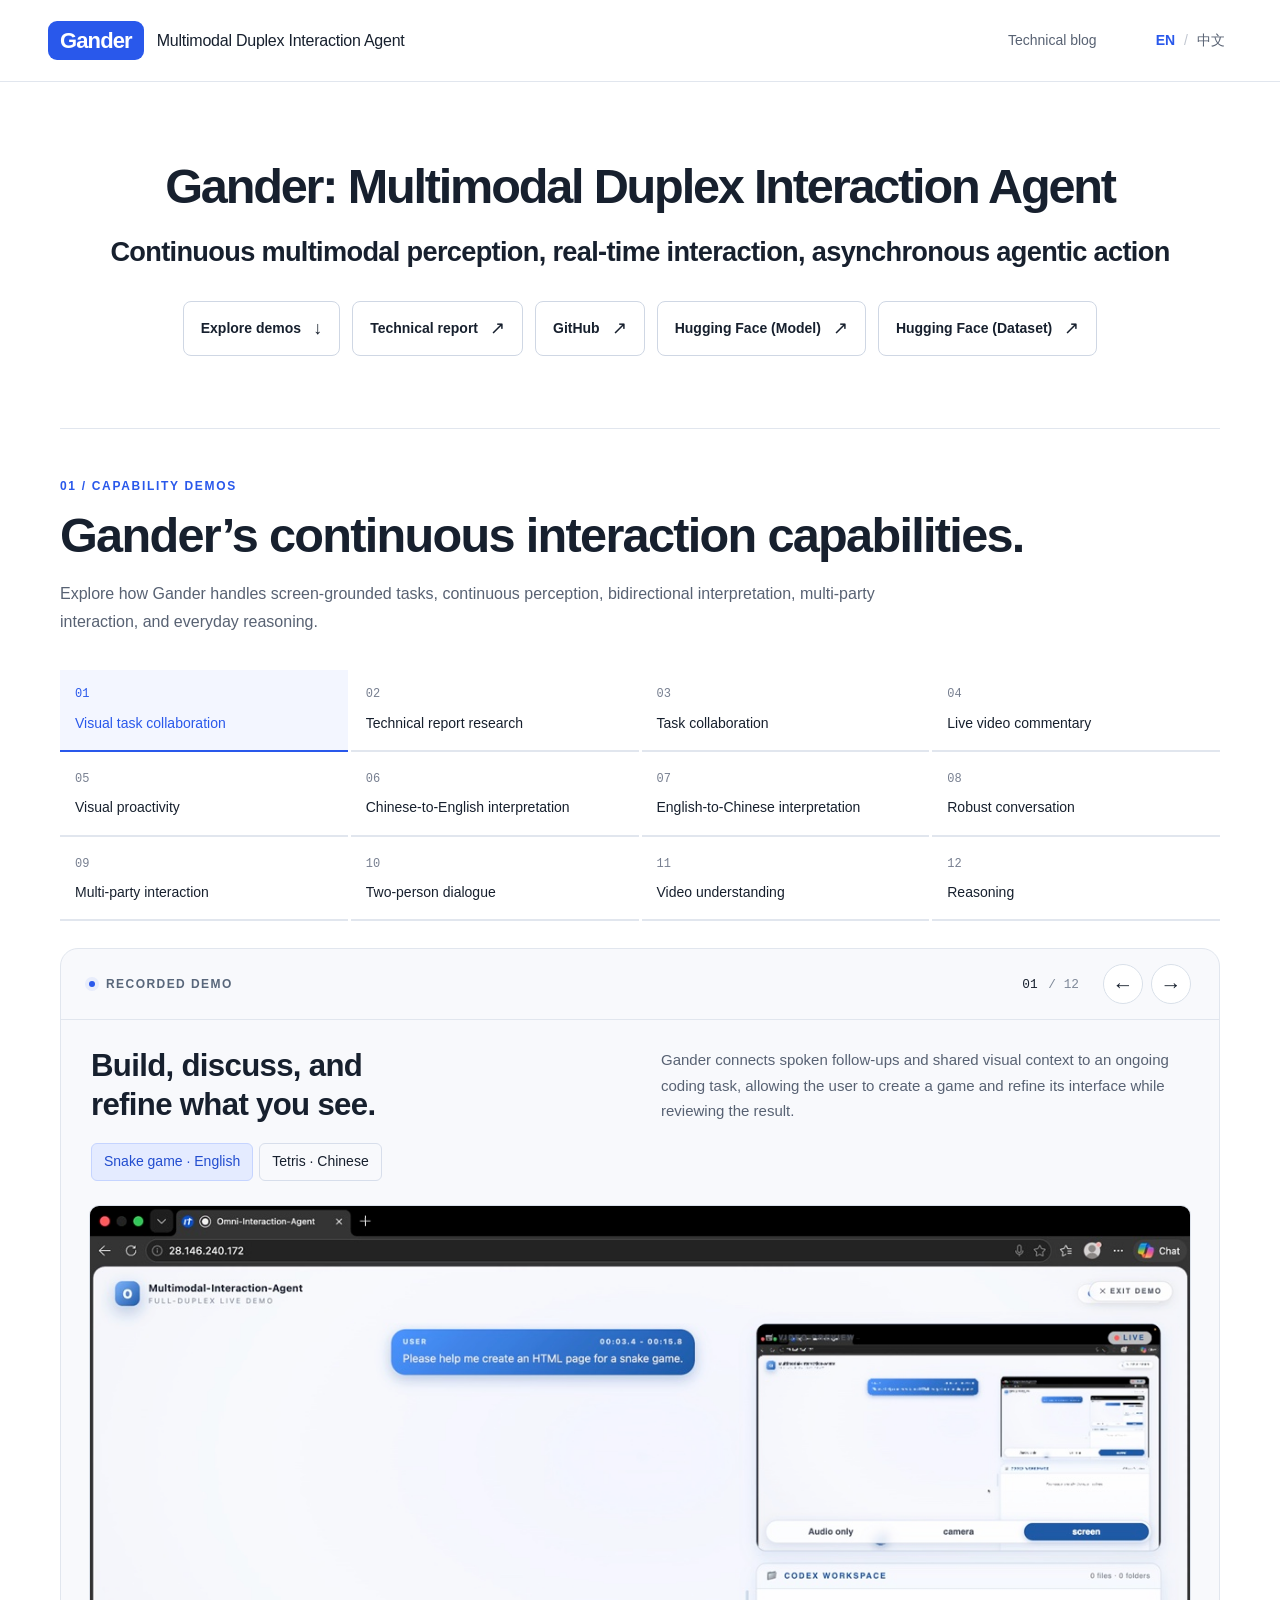
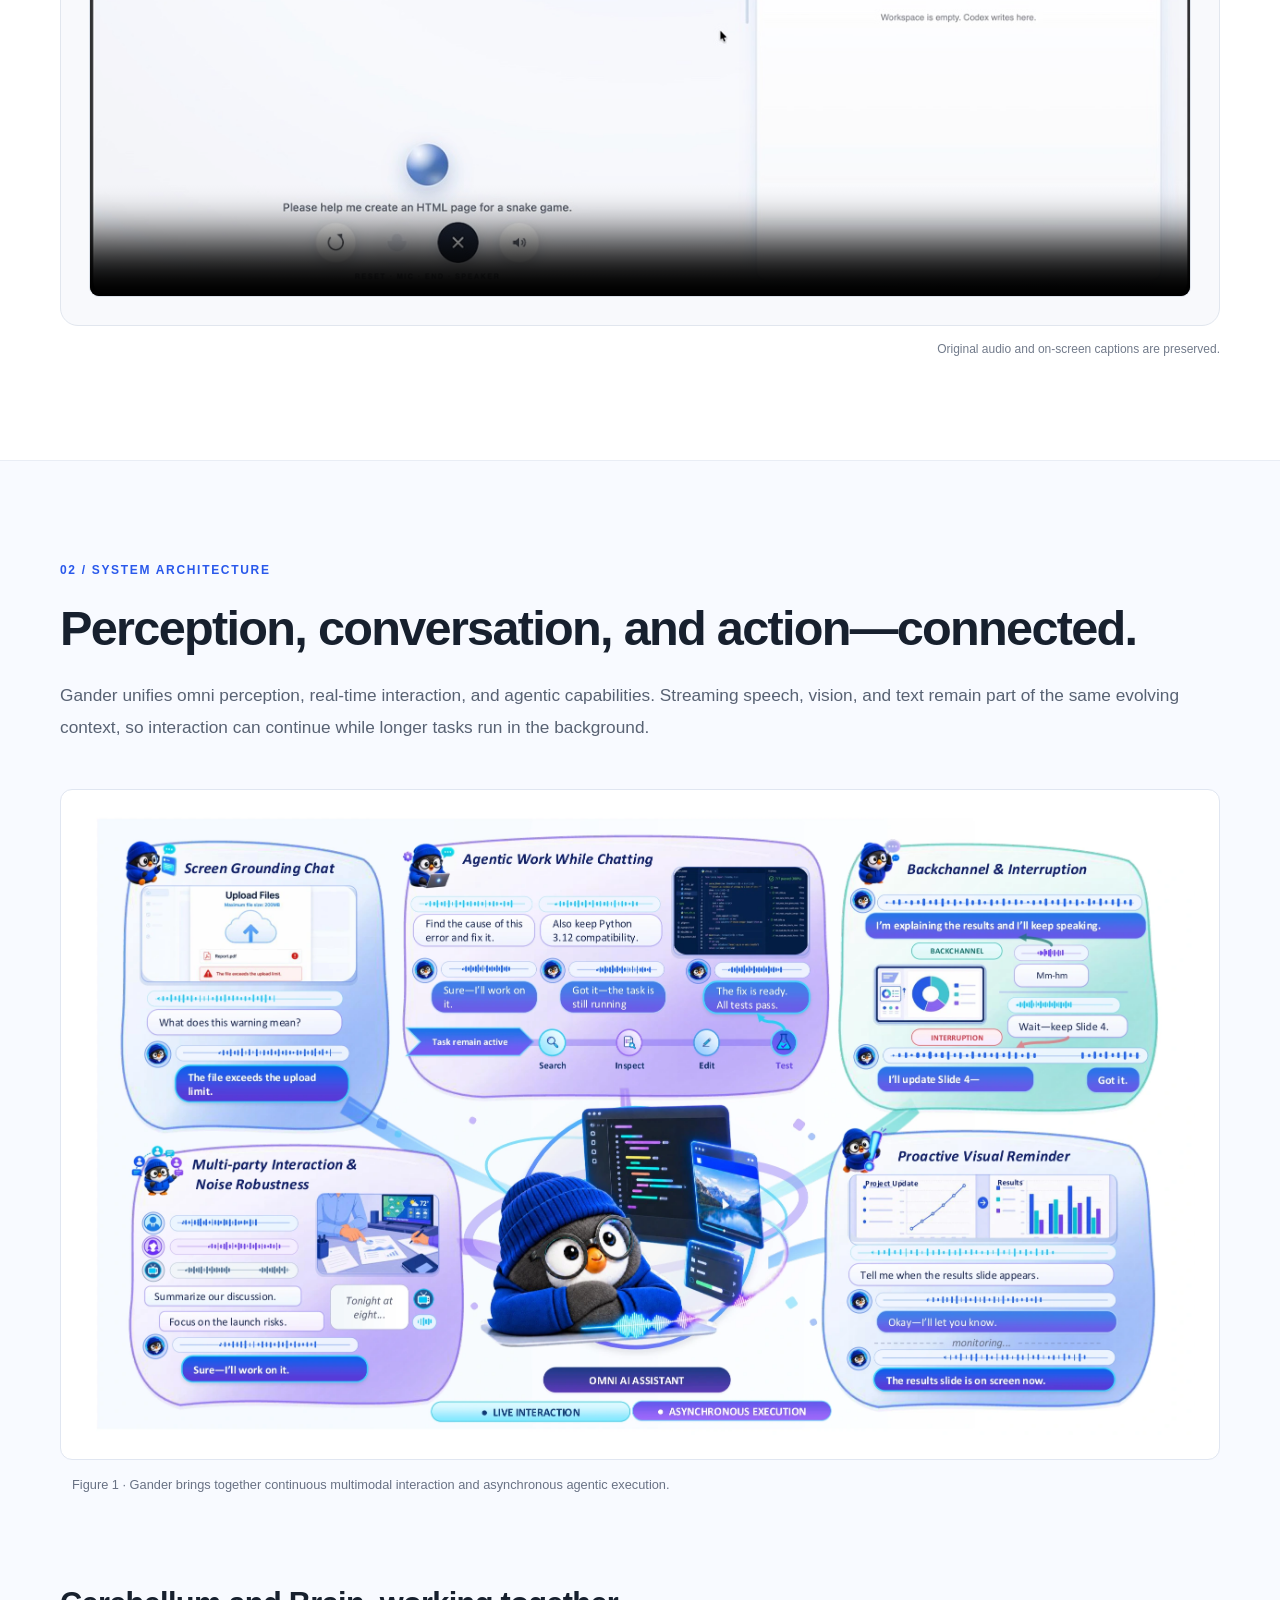
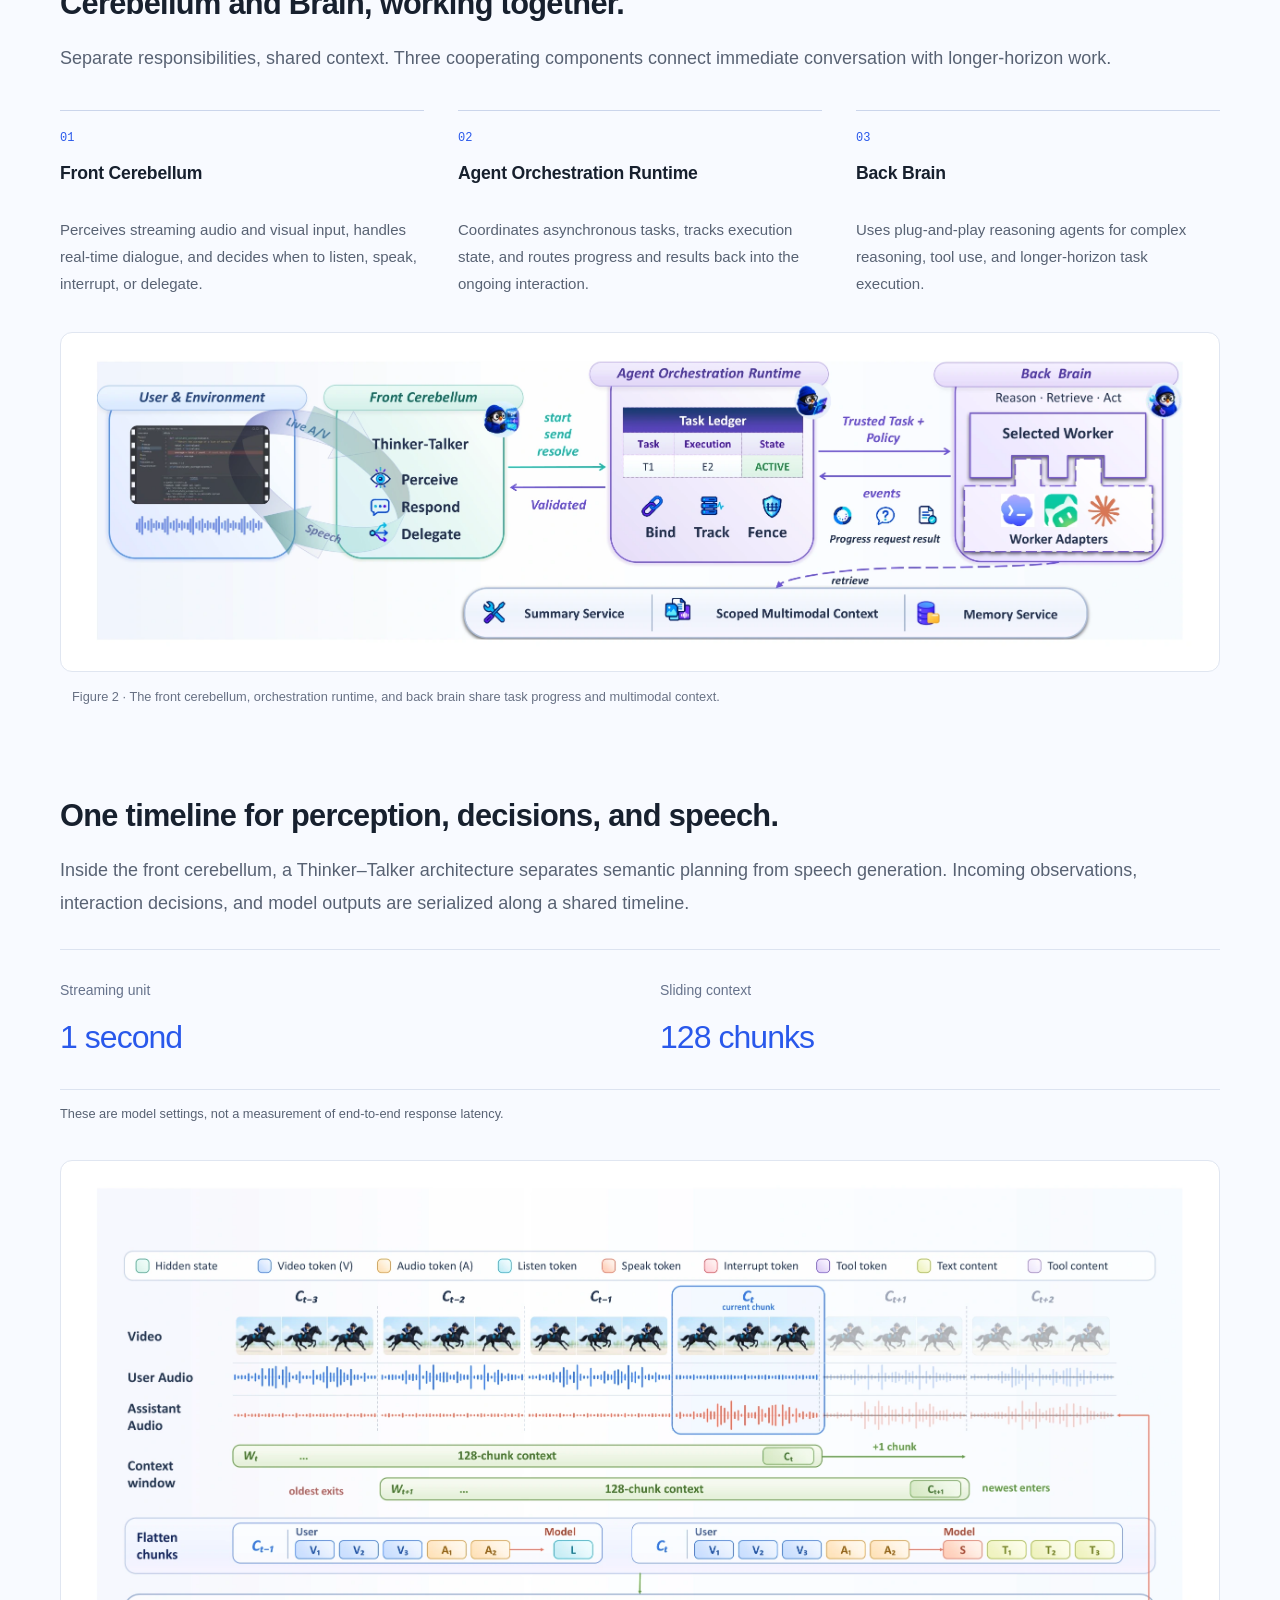
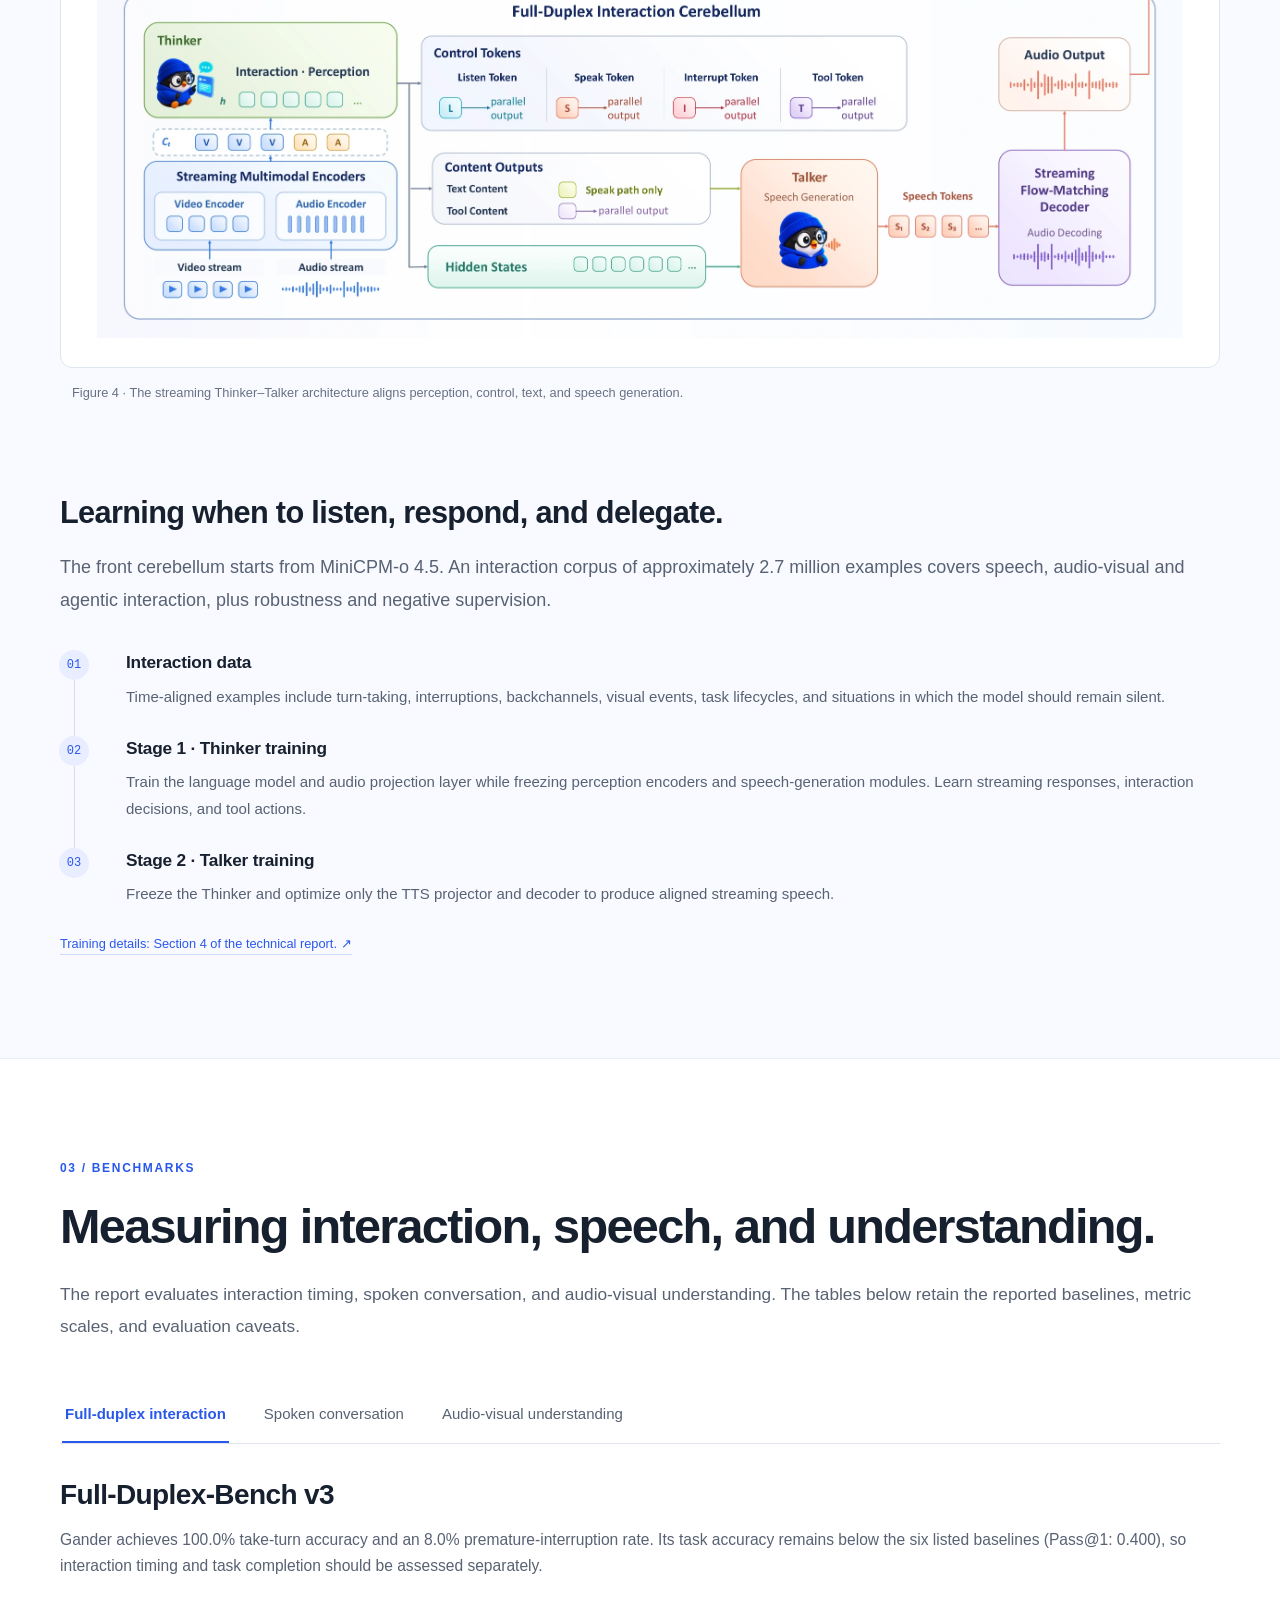
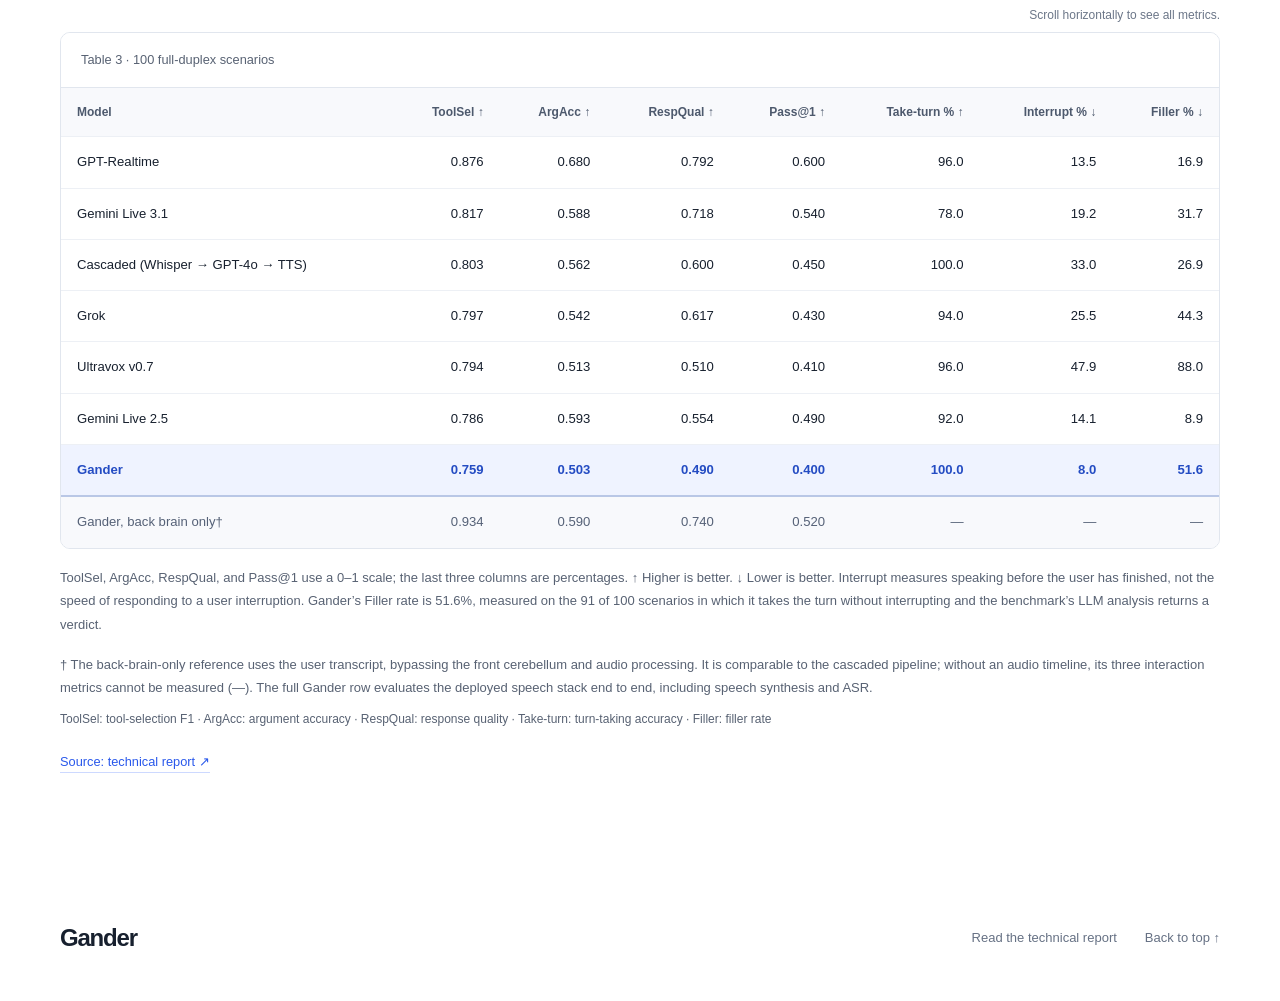
<file: index.html>
<!doctype html>
<html lang="en">
<head>
  <meta charset="utf-8">
  <meta name="viewport" content="width=device-width, initial-scale=1">
  <meta name="theme-color" content="#ffffff">
  <meta name="description" content="Gander brings omni perception, real-time interaction, and agentic capabilities into one framework. Explore twelve demos and the technical report.">
  <meta property="og:type" content="website">
  <meta property="og:title" content="Gander: Multimodal Duplex Interaction Agent">
  <meta property="og:description" content="Continuous audio-visual interaction meets reasoning and agentic execution.">
  <title>Gander: Multimodal Duplex Interaction Agent</title>
  <link rel="icon" href="assets/favicon.svg" type="image/svg+xml">
  <link rel="stylesheet" href="assets/styles.css?v=20260915-1">
  <script src="assets/content.js?v=20260915-1" defer></script>
  <script src="assets/app.js?v=20260915-1" defer></script>
</head>
<body id="top">
  <a class="skip-link" href="#main" data-i18n="skip">Skip to content</a>
  <header class="site-header">
    <div class="nav-inner">
      <a href="#top" class="brand" aria-label="Gander — Multimodal Duplex Interaction Agent"><span class="brand-symbol">Gander</span><span class="brand-tagline">Multimodal Duplex Interaction Agent</span></a>
      <nav class="main-nav" data-i18n-aria="nav.label" aria-label="Main navigation">
        <a href="Omni-Interaction-Agent/" data-i18n="nav.blog">Technical blog</a>
      </nav>
      <div class="language-switch" role="group" data-i18n-aria="language.label" aria-label="Page language">
        <button type="button" data-lang="en" aria-pressed="true" data-i18n-aria="language.en" aria-label="Switch to English">EN</button>
        <span aria-hidden="true">/</span>
        <button type="button" data-lang="zh" aria-pressed="false" data-i18n-aria="language.zh" aria-label="切换为中文">中文</button>
      </div>
    </div>
  </header>
  <main id="main">
    <section class="hero container" aria-labelledby="hero-title">
      <h1 id="hero-title" data-i18n="hero.title">Gander: Multimodal Duplex Interaction Agent</h1>
      <p class="hero-tagline" data-i18n="hero.tagline">Continuous multimodal perception, real-time interaction, asynchronous agentic action</p>
      <div class="hero-links">
        <a class="button" href="#capabilities"><span data-i18n="hero.demos">Explore demos</span><span aria-hidden="true">↓</span></a>
        <a class="button" href="https://arxiv.org/pdf/2609.08977" target="_blank" rel="noopener"><span data-i18n="hero.paper">Technical report</span><span aria-hidden="true">↗</span></a>
        <a class="button" href="https://github.com/Omni-Interaction-Gander/Omni-Interaction-Agent" target="_blank" rel="noopener"><span data-i18n="hero.github">GitHub</span><span aria-hidden="true">↗</span></a>
        <a class="button" href="https://huggingface.co/Gander-Omni/Gander" target="_blank" rel="noopener"><span data-i18n="hero.hfModel">Hugging Face (Model)</span><span aria-hidden="true">↗</span></a>
        <a class="button" href="https://huggingface.co/Gander-Omni/Gander" target="_blank" rel="noopener"><span data-i18n="hero.hfDataset">Hugging Face (Dataset)</span><span aria-hidden="true">↗</span></a>
      </div>
    </section>

    <section id="capabilities" class="capabilities container section" aria-labelledby="cap-heading">
      <div class="section-heading"><div><p class="eyebrow" data-i18n="cap.eyebrow">01 / CAPABILITY DEMOS</p><h2 id="cap-heading" data-i18n="cap.title">Gander’s continuous interaction capabilities.</h2></div><p class="section-intro" data-i18n="cap.intro">Explore how Gander handles screen-grounded tasks, continuous perception, bidirectional interpretation, multi-party interaction, and everyday reasoning.</p></div>
      <div id="capability-tabs" class="capability-tabs" role="tablist" data-i18n-aria="cap.tabs" aria-label="Choose a capability"></div>
      <div class="demo-stage">
        <div class="demo-toolbar">
          <div class="demo-marker"><span class="signal-dot" aria-hidden="true"></span><span data-i18n="cap.recording">RECORDED DEMO</span></div>
          <div class="pagination">
            <span id="page-count" class="page-count" aria-hidden="true">01 <span>/ 12</span></span>
            <button type="button" class="arrow-button" id="previous-capability" data-i18n-aria="cap.prev" aria-label="Previous capability"><span aria-hidden="true">←</span></button>
            <button type="button" class="arrow-button" id="next-capability" data-i18n-aria="cap.next" aria-label="Next capability"><span aria-hidden="true">→</span></button>
          </div>
        </div>
        <div id="capability-panels"></div>
        <div id="capability-status" class="sr-only" role="status" aria-live="polite" aria-atomic="true"></div>
      </div>
      <p class="media-footnote" data-i18n="cap.languageNote">Original audio and on-screen captions are preserved.</p>
      <noscript><p>Enable JavaScript to explore the twelve interactive demos and language switch, or <a href="https://arxiv.org/pdf/2609.08977">read the full technical report</a>. 请启用 JavaScript 使用十二段演示及语言切换，或阅读完整技术报告。</p></noscript>
    </section>

    <section id="research" class="research section" aria-labelledby="research-heading">
      <div class="container">
        <div class="reading-width section-opening"><p class="eyebrow" data-i18n="research.eyebrow">02 / SYSTEM ARCHITECTURE</p><h2 id="research-heading" class="line-heading" data-i18n="research.title">Perception, conversation, and action—connected.</h2><p class="lead" data-i18n="research.intro">Gander unifies omni perception, real-time interaction, and agentic capabilities. Streaming speech, vision, and text remain part of the same evolving context, so interaction can continue while longer tasks run in the background.</p></div>
        <figure class="paper-figure overview-figure"><a href="assets/figures/overview.webp" target="_blank" rel="noopener"><img src="assets/figures/overview.webp" width="2401" height="1344" loading="lazy" decoding="async" data-i18n-alt="fig.overviewAlt" alt="Gander overview"></a><figcaption data-i18n="fig.overview">Figure 1 · Gander brings together continuous multimodal interaction and asynchronous agentic execution.</figcaption></figure>
        <div class="reading-width subsection"><h3 data-i18n="method.title">Cerebellum and Brain, working together.</h3><p data-i18n="method.intro">Separate responsibilities, shared context. Three cooperating components connect immediate conversation with longer-horizon work.</p></div>
        <div class="architecture-parts">
          <article><span class="part-number" aria-hidden="true">01</span><h4 data-i18n="method.front.title">Front Cerebellum</h4><p data-i18n="method.front.description">Perceives streaming audio and visual input, handles real-time dialogue, and decides when to listen, speak, interrupt, or delegate.</p></article>
          <article><span class="part-number" aria-hidden="true">02</span><h4 data-i18n="method.runtime.title">Agent Orchestration Runtime</h4><p data-i18n="method.runtime.description">Coordinates asynchronous tasks, tracks execution state, and routes progress and results back into the ongoing interaction.</p></article>
          <article><span class="part-number" aria-hidden="true">03</span><h4 data-i18n="method.back.title">Back Brain</h4><p data-i18n="method.back.description">Uses plug-and-play reasoning agents for complex reasoning, tool use, and longer-horizon task execution.</p></article>
        </div>
        <figure class="paper-figure"><a href="assets/figures/architecture.webp" target="_blank" rel="noopener"><img src="assets/figures/architecture.webp" width="2401" height="627" loading="lazy" decoding="async" data-i18n-alt="fig.architectureAlt" alt="Cerebellum–Brain architecture"></a><figcaption data-i18n="fig.architecture">Figure 2 · The front cerebellum, orchestration runtime, and back brain share task progress and multimodal context.</figcaption></figure>
        <div class="streaming-block reading-width subsection"><h3 data-i18n="stream.title">One timeline for perception, decisions, and speech.</h3><p data-i18n="stream.description">Inside the front cerebellum, a Thinker–Talker architecture separates semantic planning from speech generation. Incoming observations, interaction decisions, and model outputs are serialized along a shared timeline.</p><div class="model-settings"><div><span data-i18n="stream.chunkLabel">Streaming unit</span><strong data-i18n="stream.chunkValue">1 second</strong></div><div><span data-i18n="stream.contextLabel">Sliding context</span><strong data-i18n="stream.contextValue">128 chunks</strong></div></div><p class="note" data-i18n="stream.note">These are model settings, not a measurement of end-to-end response latency.</p></div>
        <figure class="paper-figure"><a href="assets/figures/thinker-talker.webp" target="_blank" rel="noopener"><img src="assets/figures/thinker-talker.webp" width="2401" height="1640" loading="lazy" decoding="async" data-i18n-alt="fig.thinkerAlt" alt="Streaming Thinker–Talker"></a><figcaption data-i18n="fig.thinker">Figure 4 · The streaming Thinker–Talker architecture aligns perception, control, text, and speech generation.</figcaption></figure>
        <div class="reading-width subsection training"><h3 data-i18n="training.title">Learning when to listen, respond, and delegate.</h3><p data-i18n="training.intro">The front cerebellum starts from MiniCPM-o 4.5. An interaction corpus of approximately 2.7 million examples covers speech, audio-visual and agentic interaction, plus robustness and negative supervision.</p><ol class="training-steps">
          <li><h4 data-i18n="training.data">Interaction data</h4><p data-i18n="training.data.description">Time-aligned examples include turn-taking, interruptions, backchannels, visual events, task lifecycles, and situations in which the model should remain silent.</p></li>
          <li><h4 data-i18n="training.thinker">Stage 1 · Thinker training</h4><p data-i18n="training.thinker.description">Train the language model and audio projection layer while freezing perception encoders and speech-generation modules. Learn streaming responses, interaction decisions, and tool actions.</p></li>
          <li><h4 data-i18n="training.talker">Stage 2 · Talker training</h4><p data-i18n="training.talker.description">Freeze the Thinker and optimize only the TTS projector and decoder to produce aligned streaming speech.</p></li>
        </ol><a class="source-link" href="https://arxiv.org/pdf/2609.08977#page=14" target="_blank" rel="noopener"><span data-i18n="training.source">Training details: Section 4 of the technical report.</span><span aria-hidden="true"> ↗</span></a></div>
      </div>
    </section>

    <section id="results" class="results container section" aria-labelledby="results-heading">
      <div class="reading-width section-opening"><p class="eyebrow" data-i18n="results.eyebrow">03 / BENCHMARKS</p><h2 id="results-heading" data-i18n="results.title">Measuring interaction, speech, and understanding.</h2><p class="lead" data-i18n="results.intro">The report evaluates interaction timing, spoken conversation, and audio-visual understanding. The tables below retain the reported baselines, metric scales, and evaluation caveats.</p></div>
      <div id="result-tabs" class="result-tabs" role="tablist" data-i18n-aria="results.tabs" aria-label="Evaluation benchmarks"></div>
      <div id="result-panels"></div>
    </section>

  </main>
  <footer class="site-footer container"><a href="#top" class="footer-brand">Gander</a><a href="https://arxiv.org/pdf/2609.08977" target="_blank" rel="noopener" data-i18n="footer.report">Read the technical report</a><a href="#top"><span data-i18n="footer.top">Back to top</span><span aria-hidden="true"> ↑</span></a></footer>
</body>
</html>
</file>
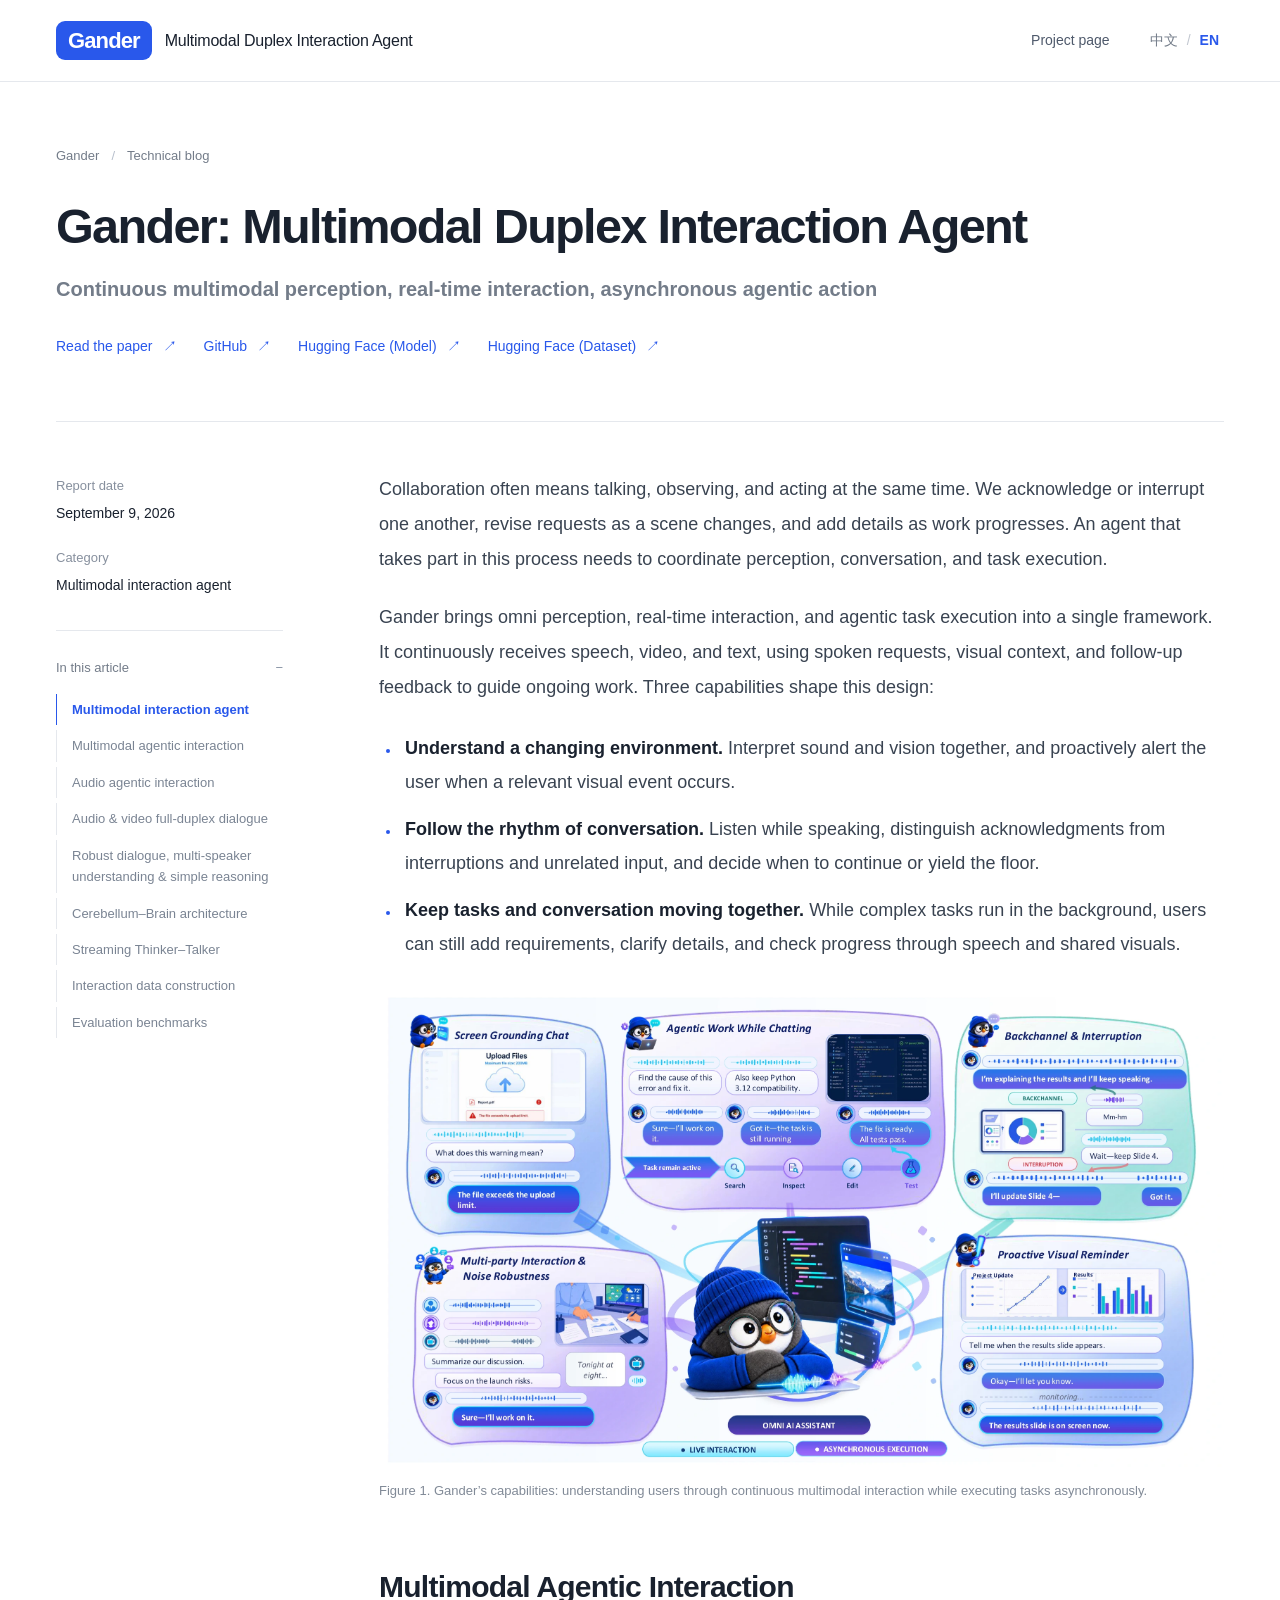
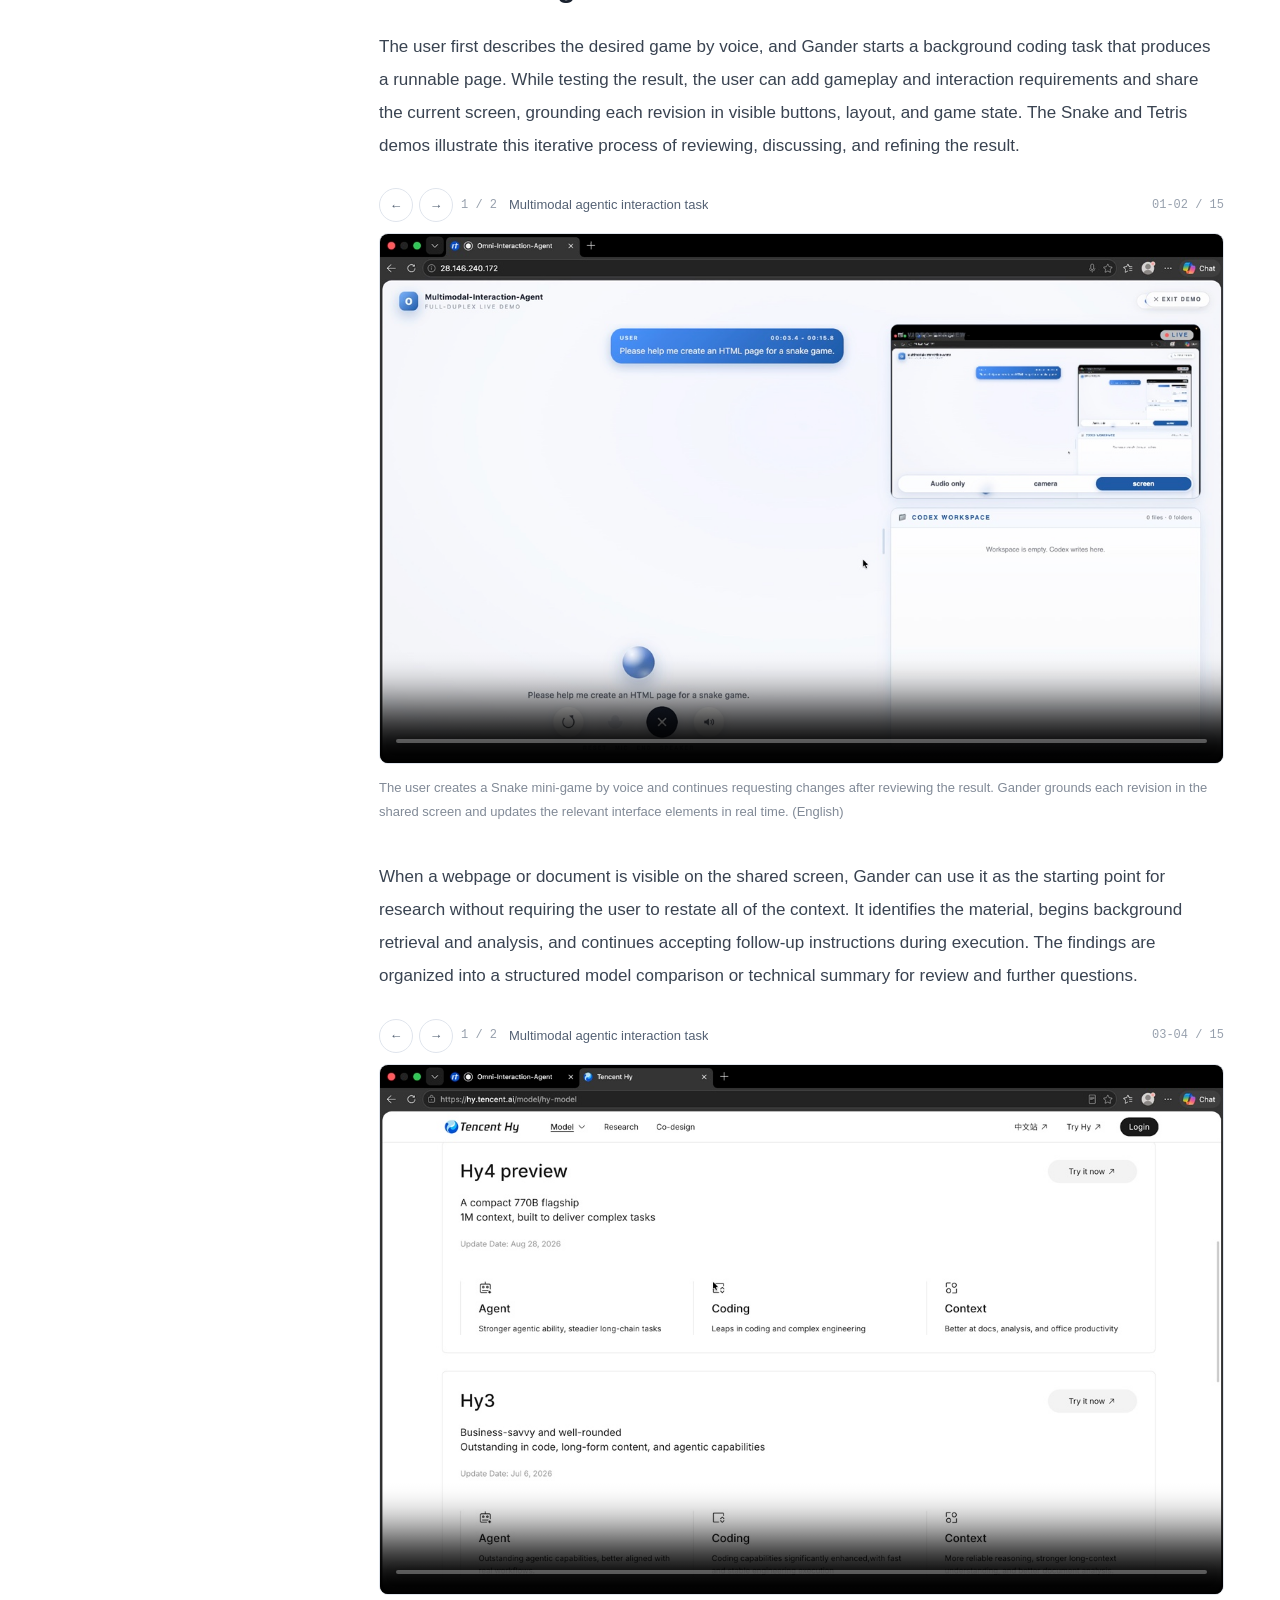
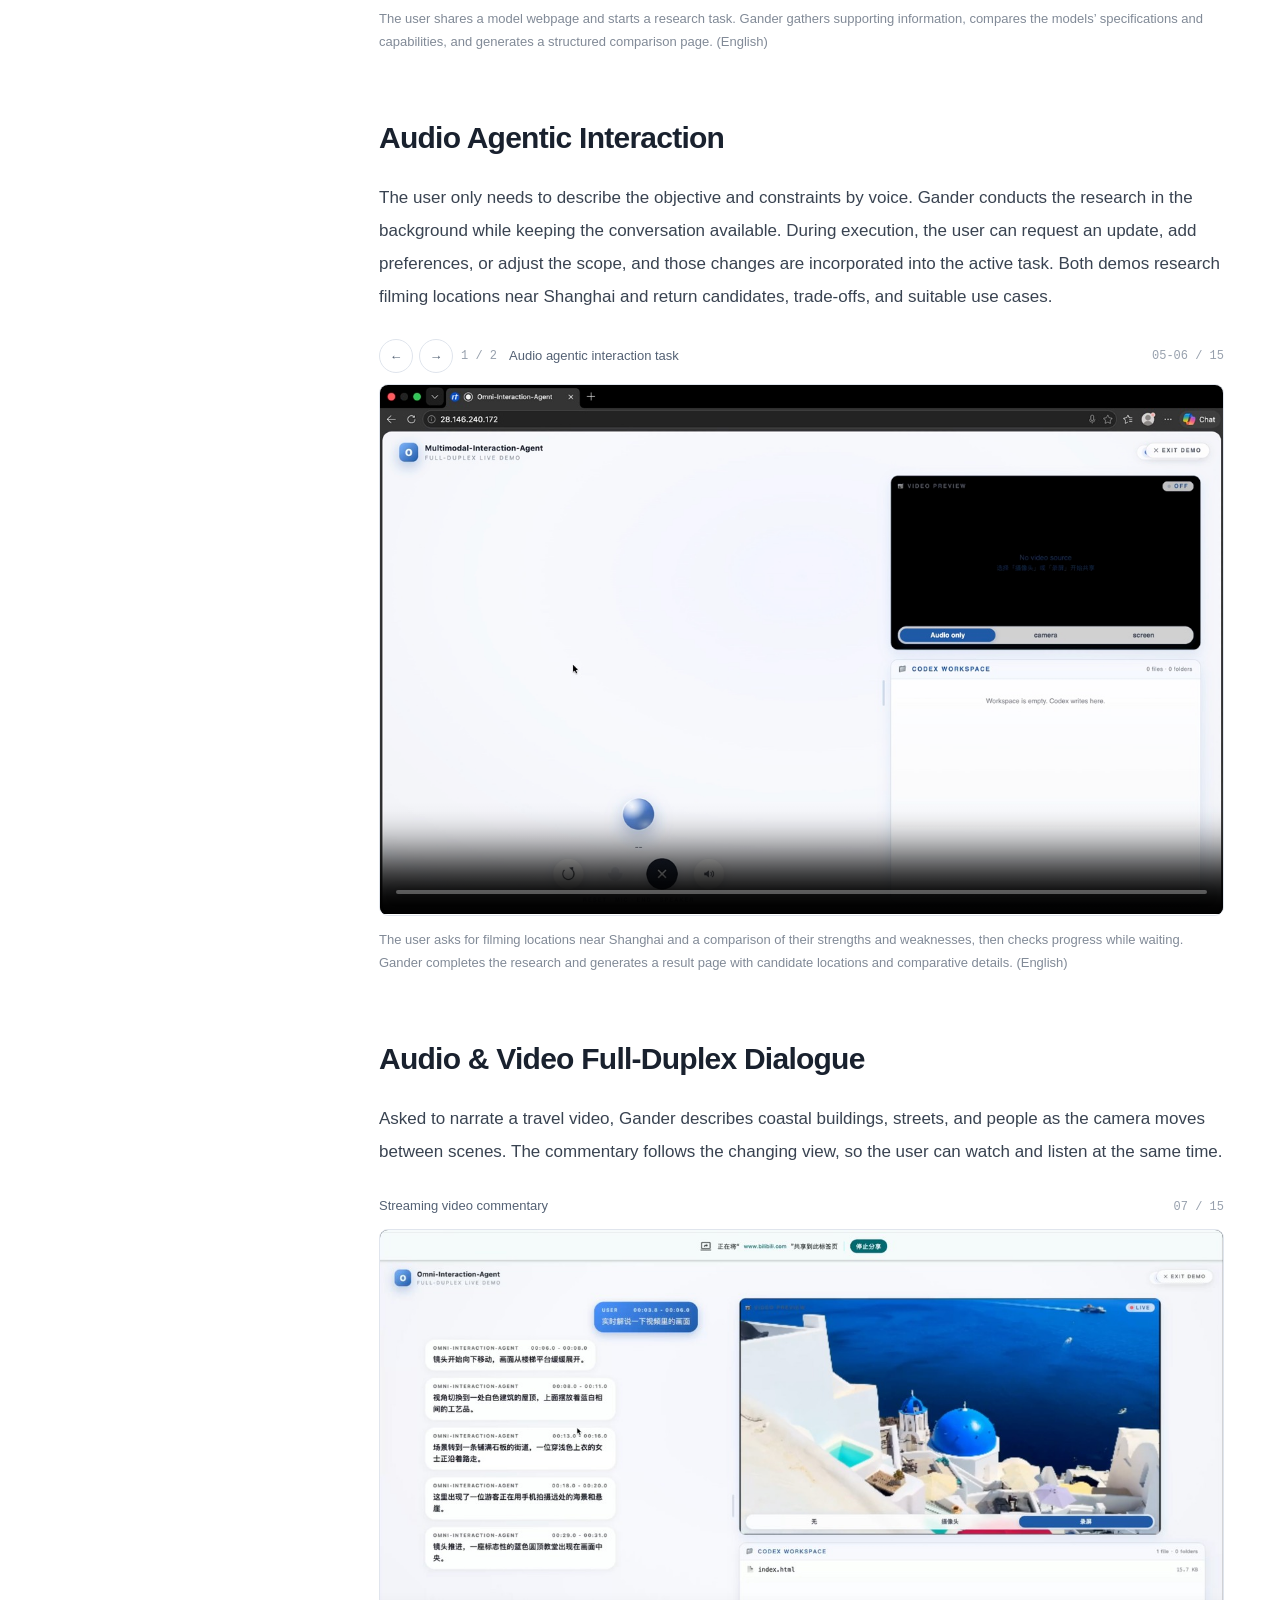
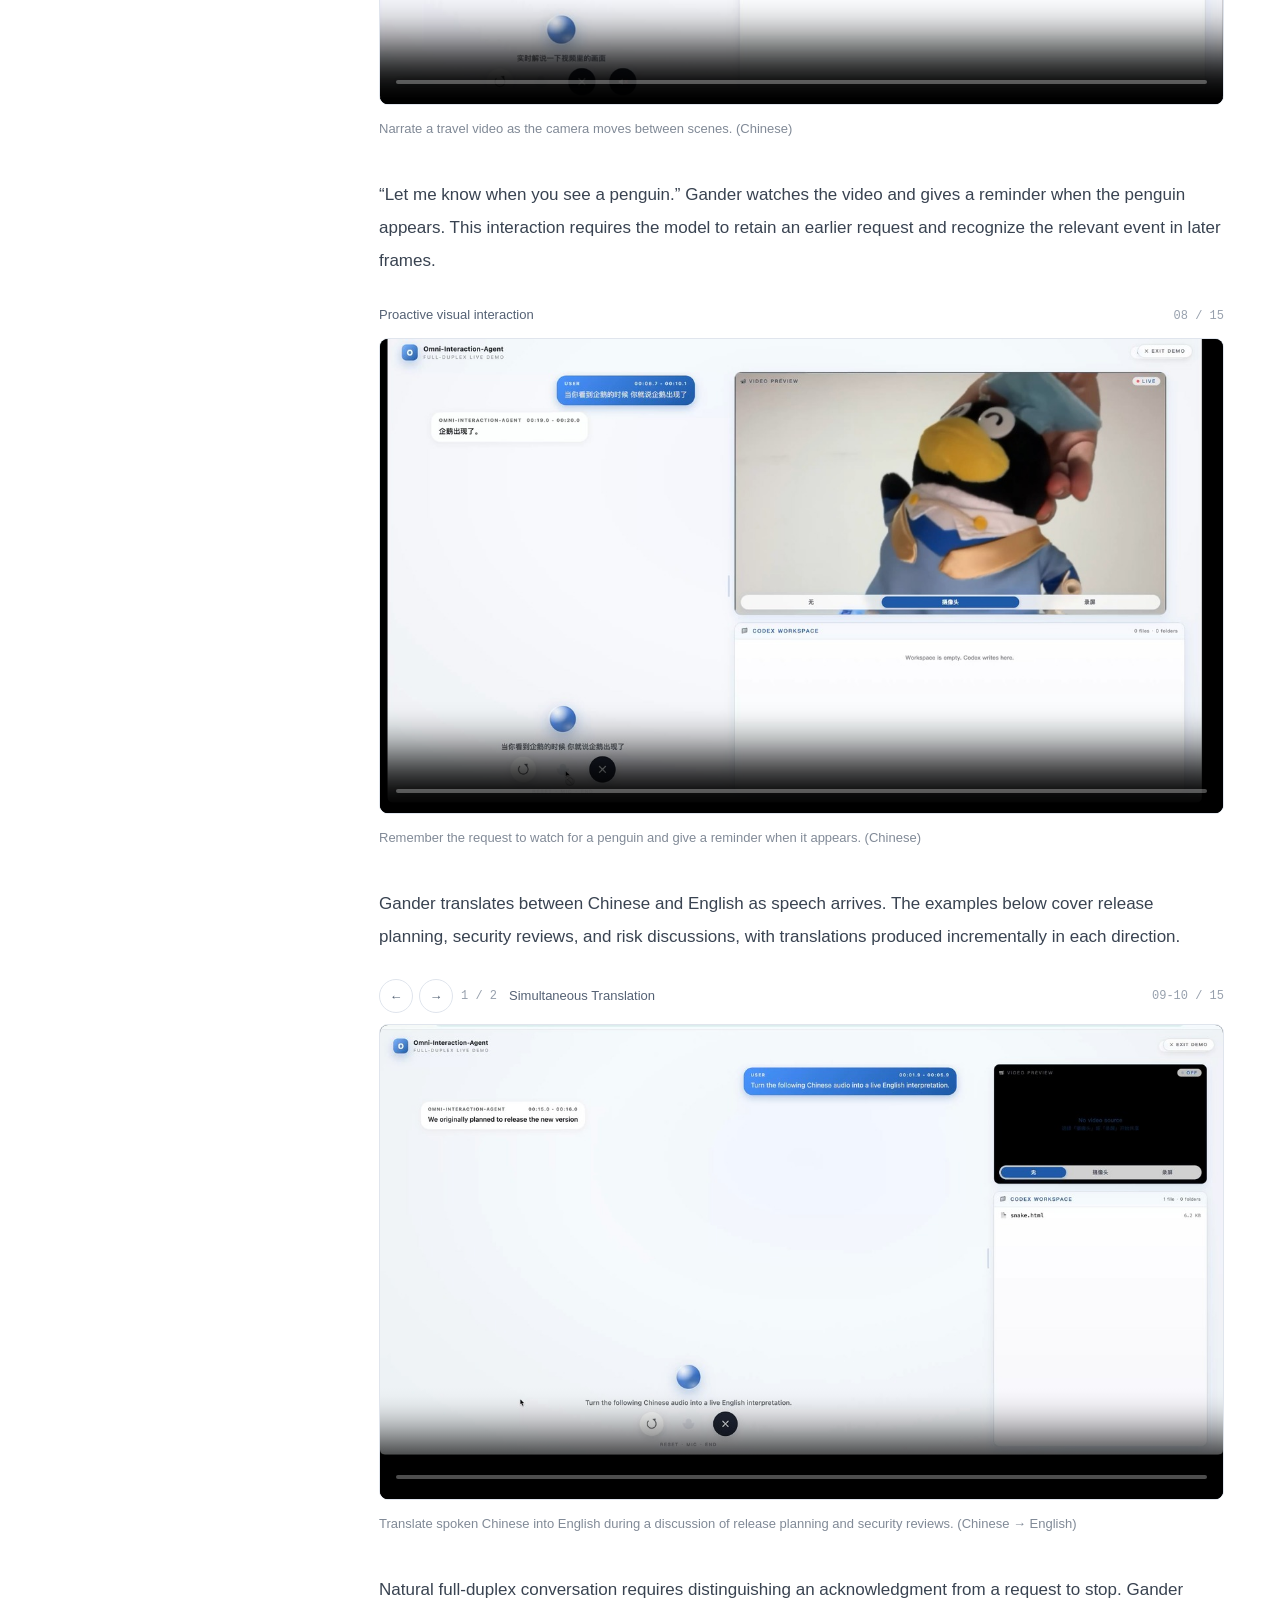
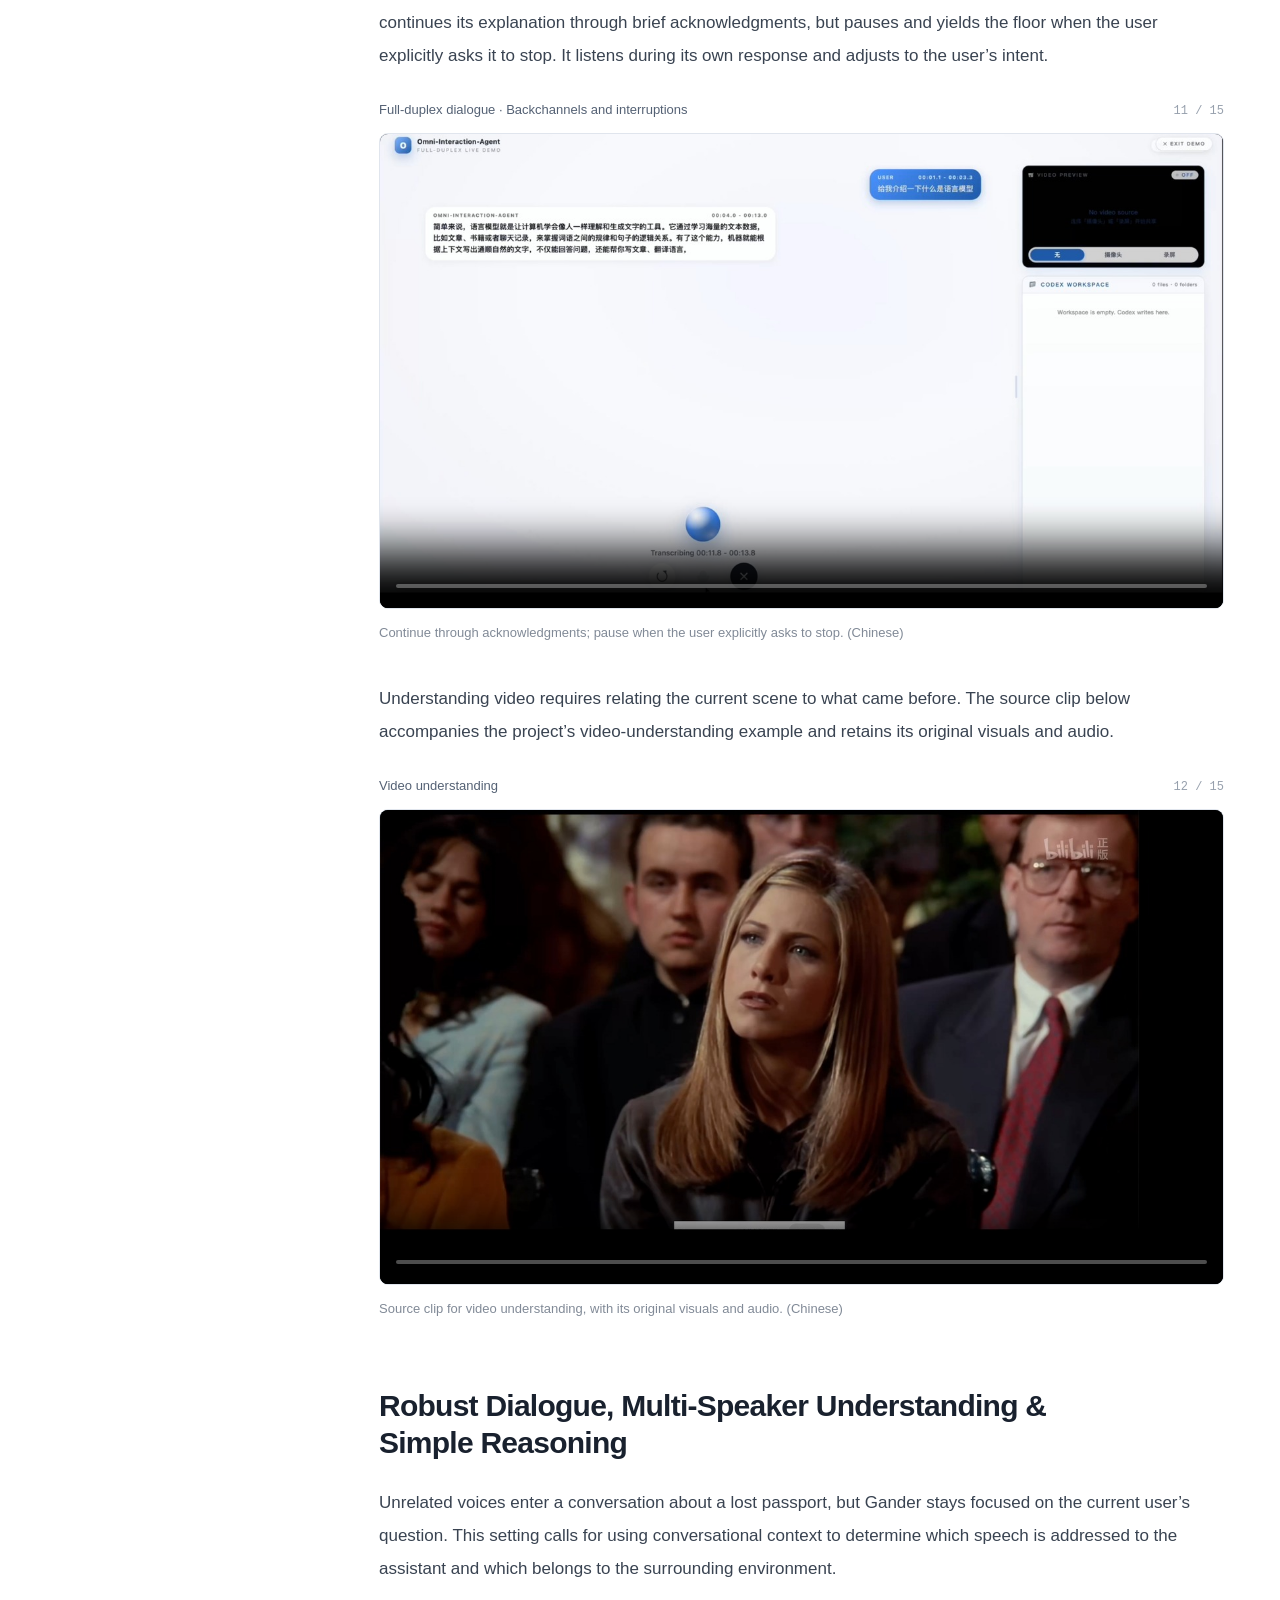
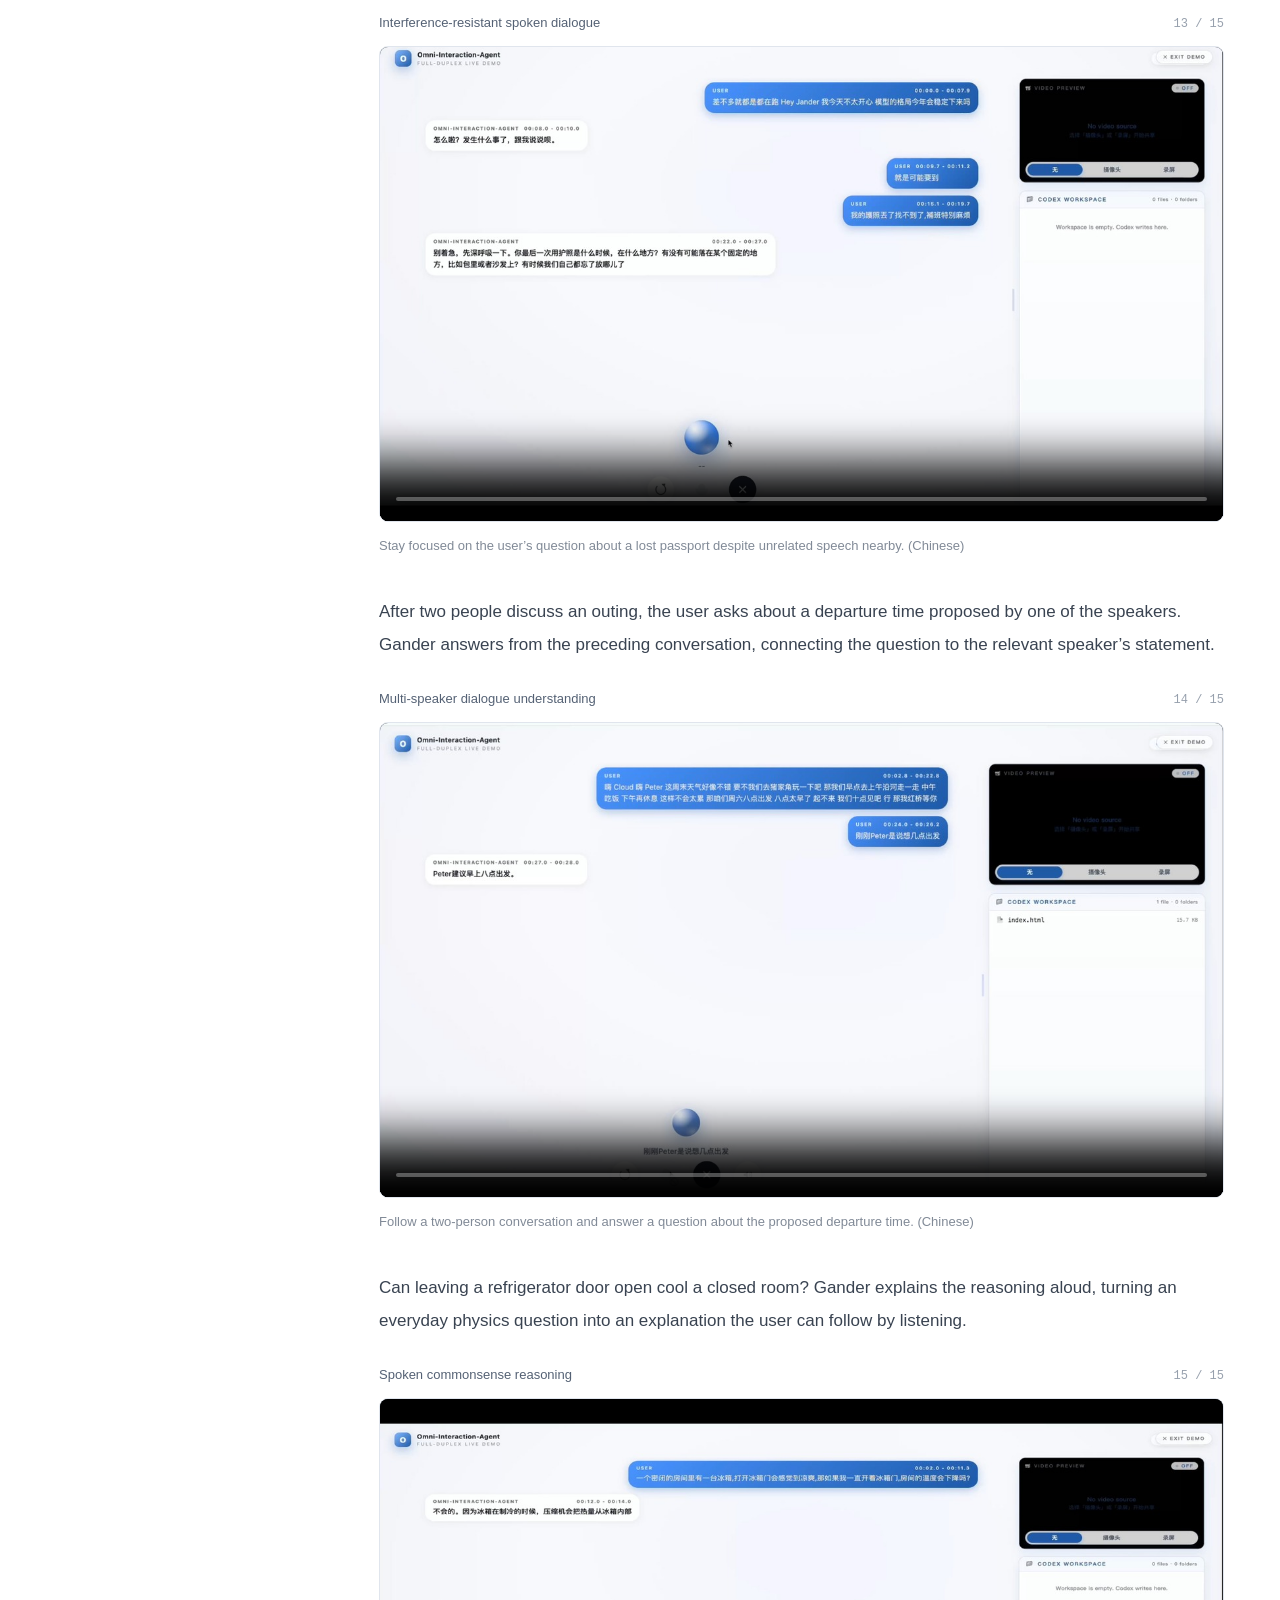
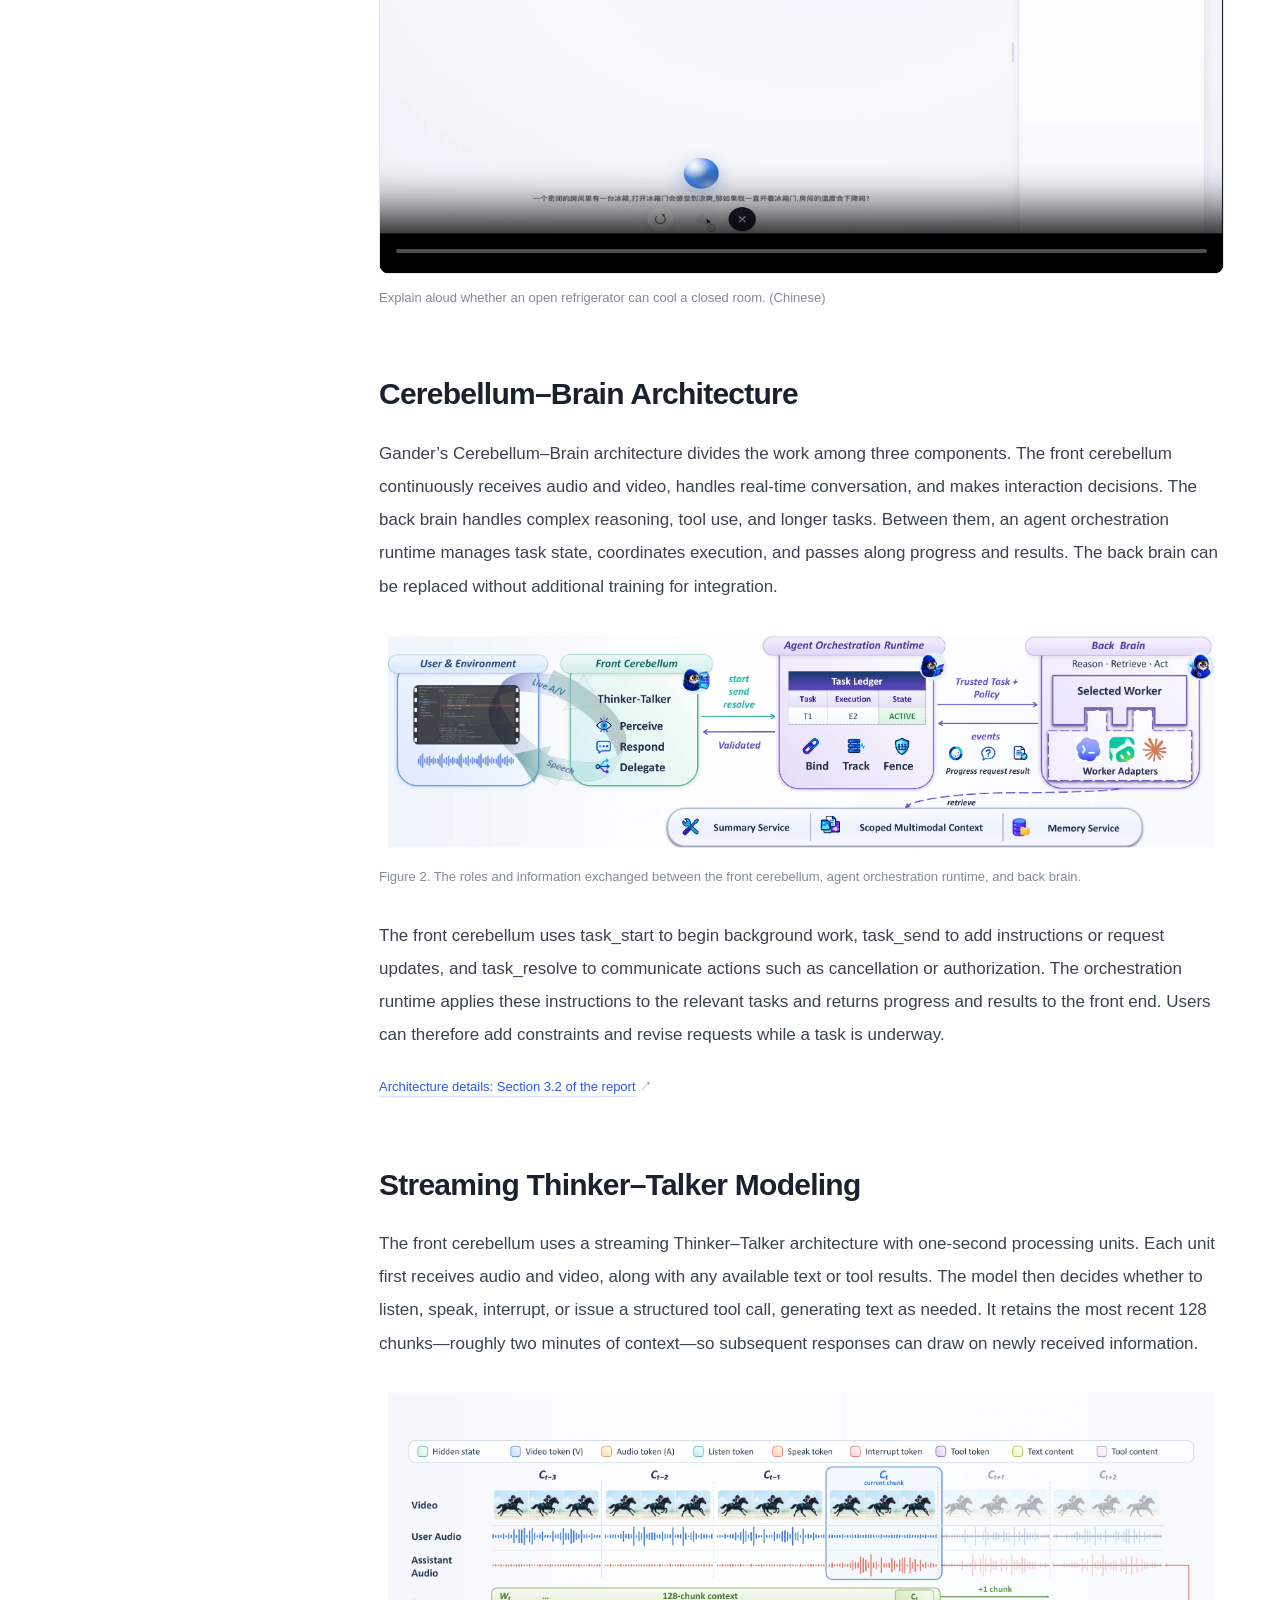
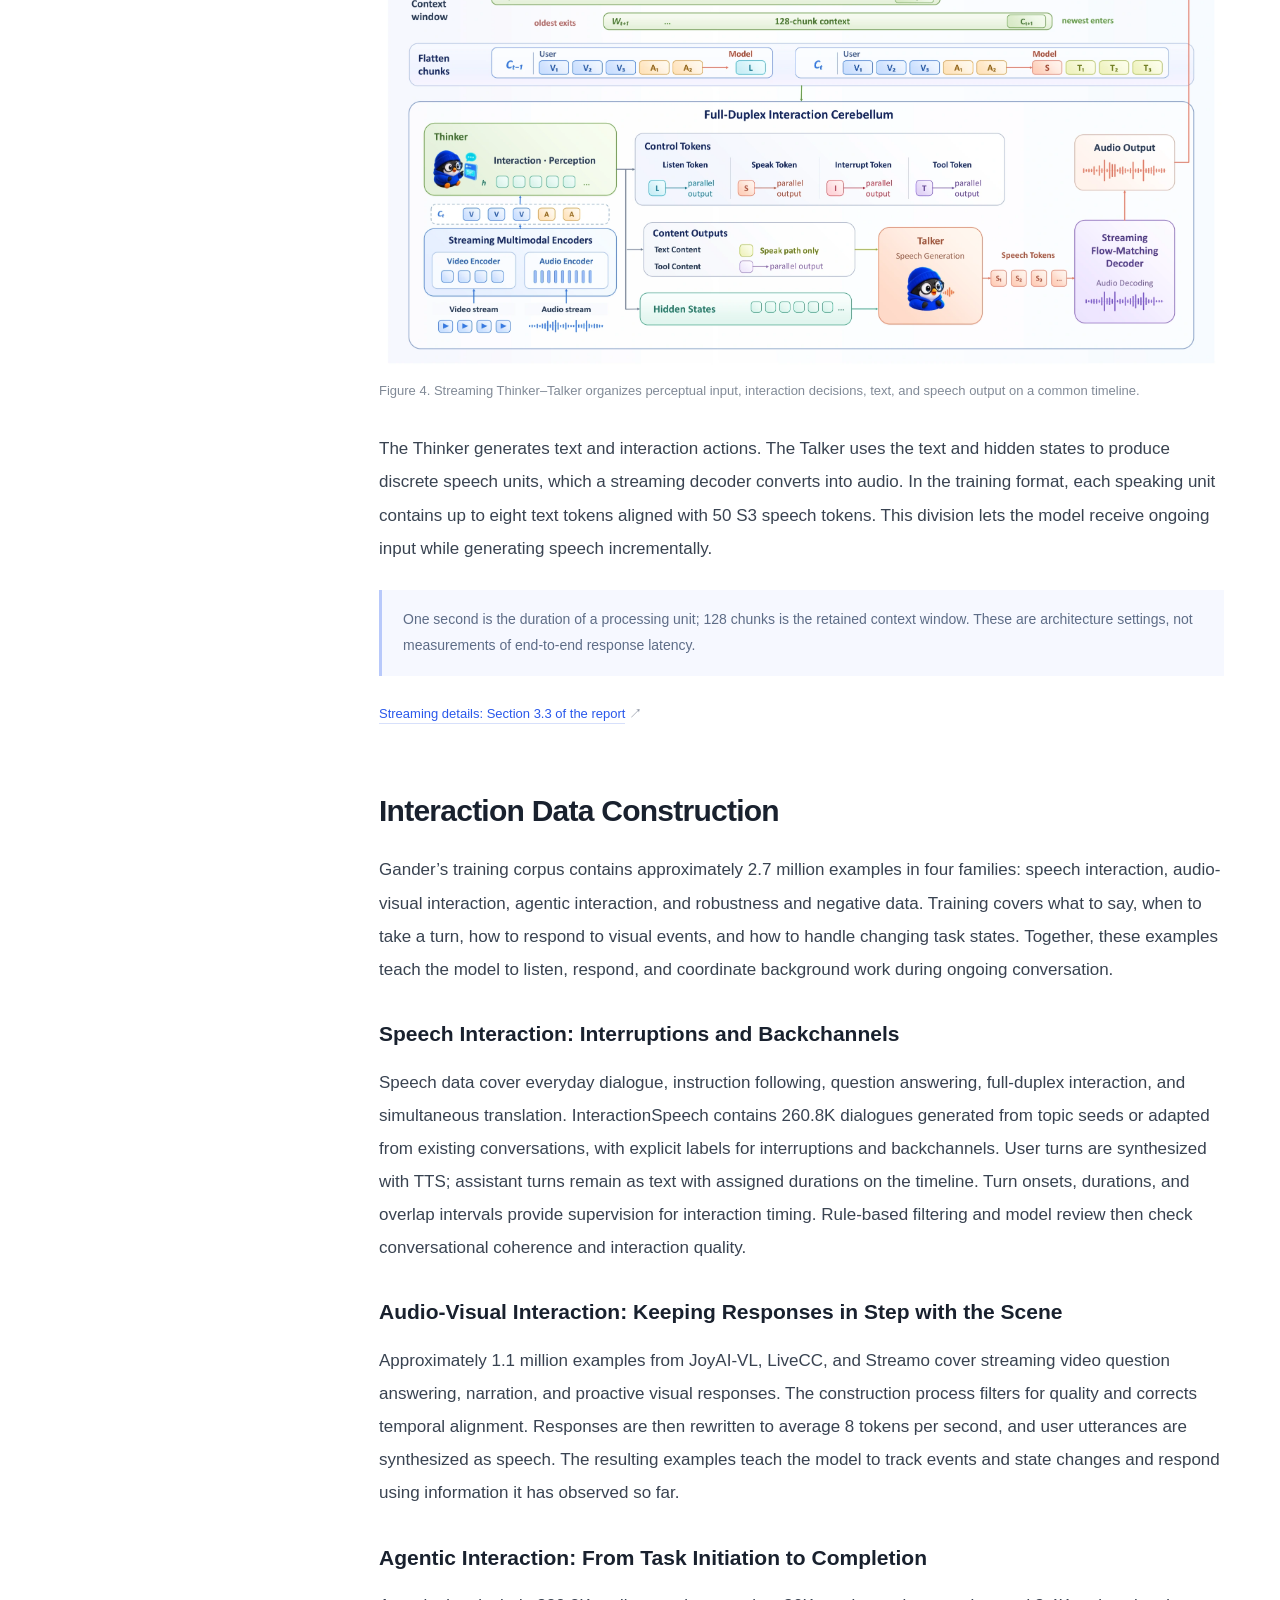
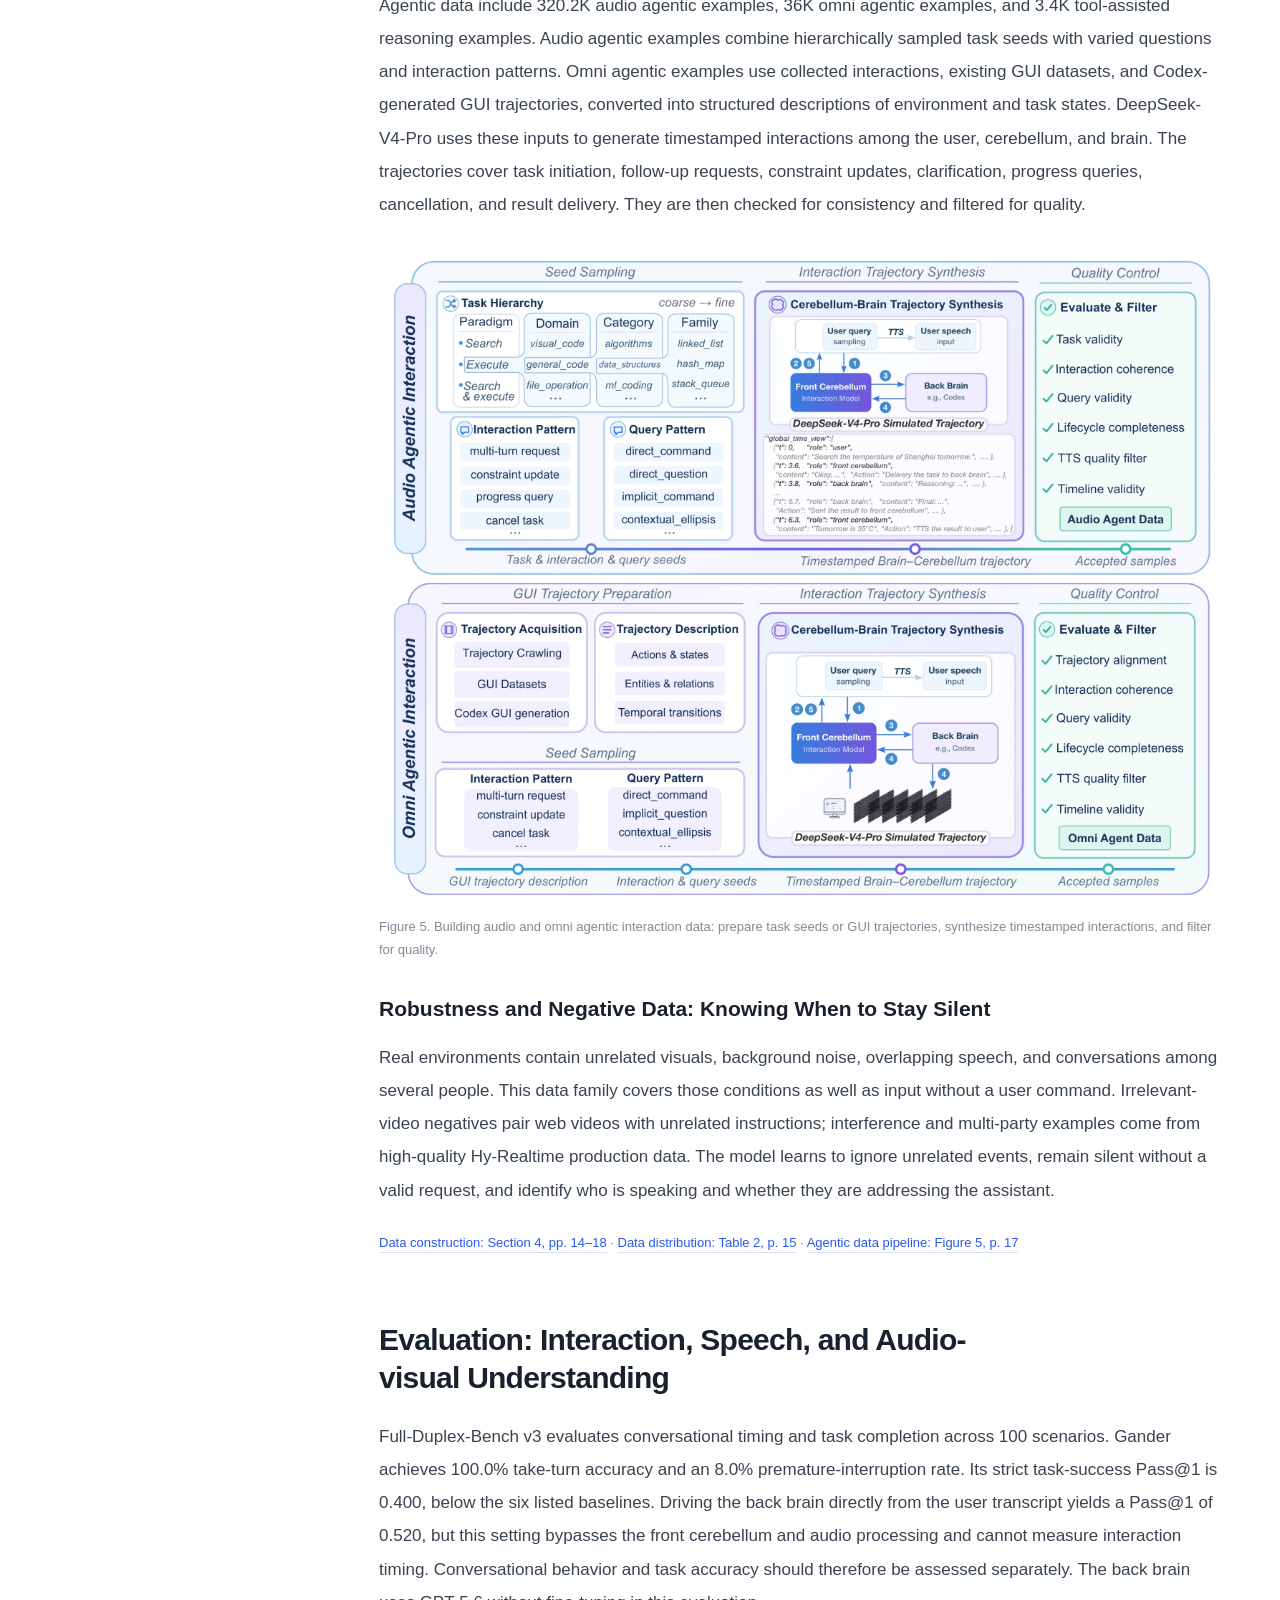
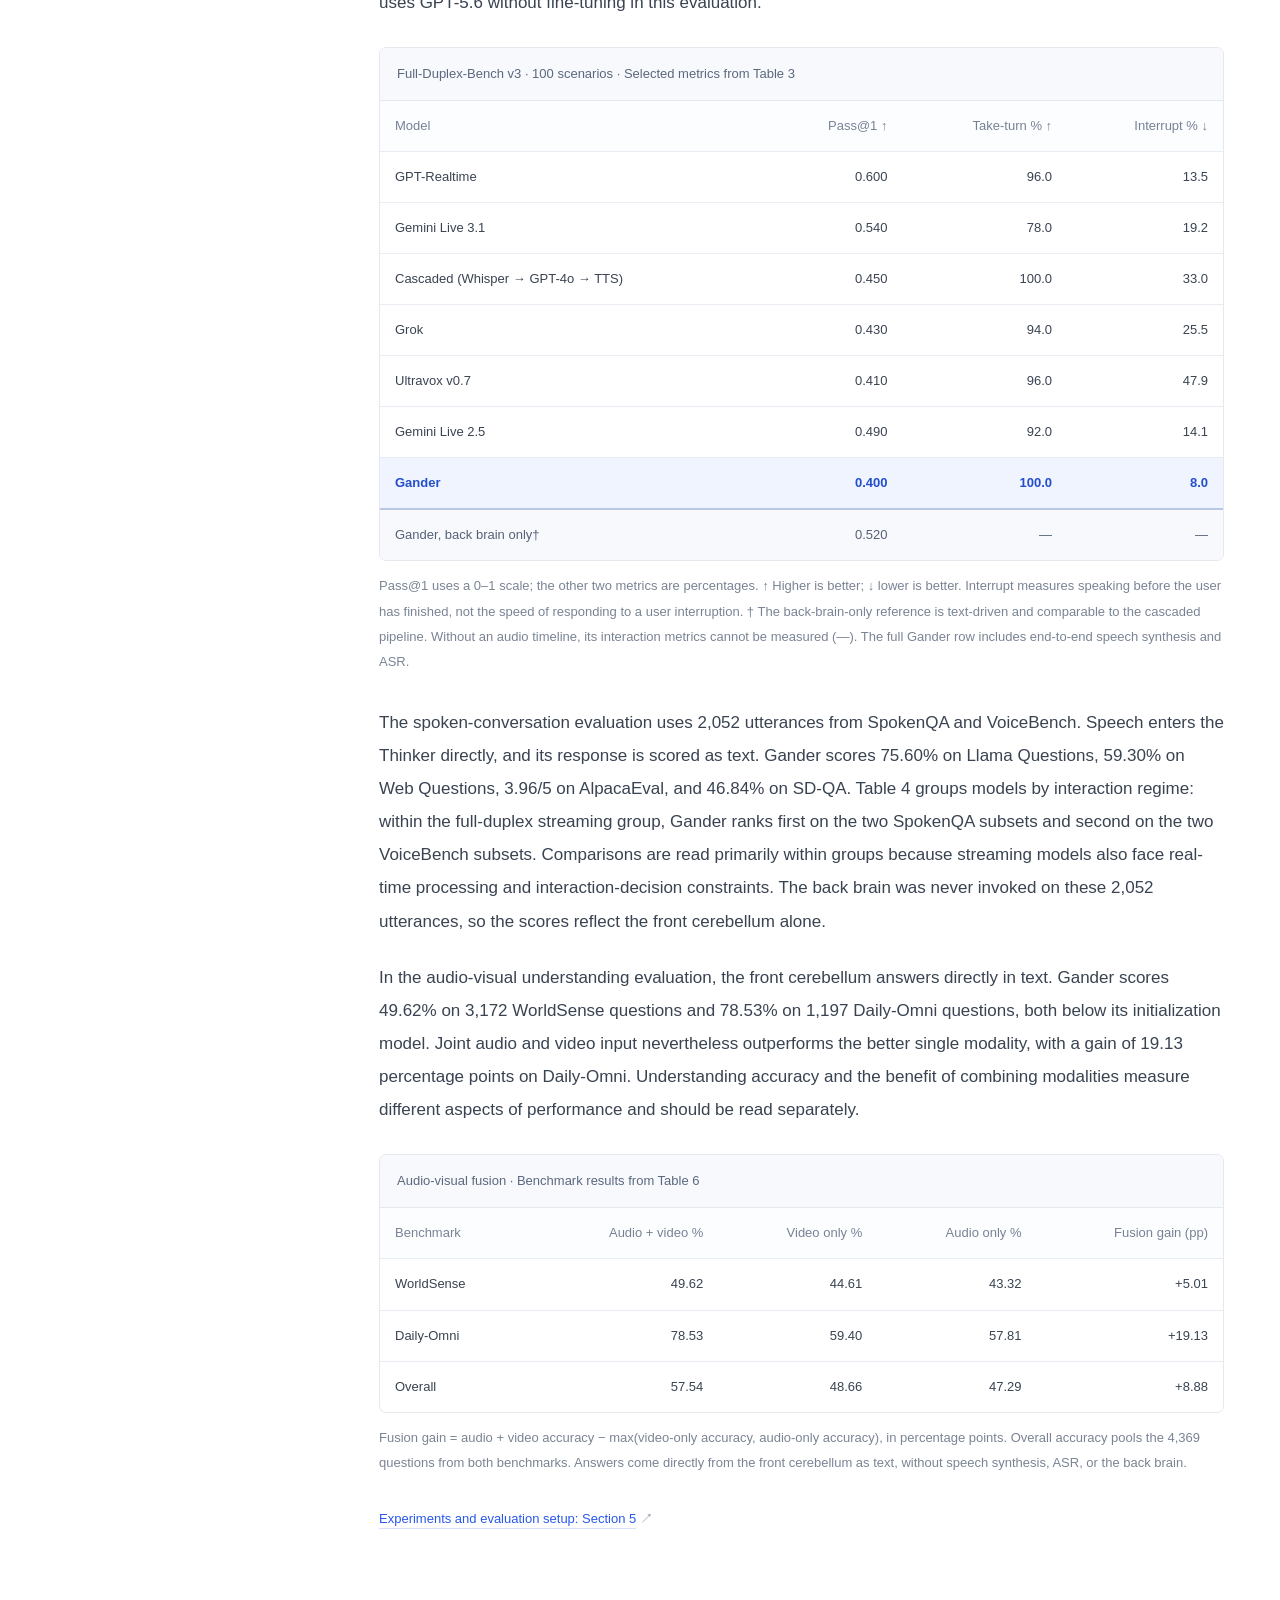
<file: Omni-Interaction-Agent/index.html>
<!DOCTYPE html><html lang="zh-CN"><head>
 <meta charset="utf-8"><meta name="viewport" content="width=device-width, initial-scale=1">
 <meta name="theme-color" content="#ffffff">
 <title>Gander: 多模态双工交互智能体 · 技术博客</title>
 <meta name="description" content="通过十五个演示，了解 Gander 如何结合语音、视觉与实时对话完成智能体任务，并介绍小脑—大脑架构、交互数据构建及实验评估。">
 <meta property="og:type" content="article"><meta property="og:title" content="Gander: 多模态双工交互智能体">
 <meta property="og:description" content="通过十五个演示，了解 Gander 如何结合语音、视觉与实时对话完成智能体任务，并介绍小脑—大脑架构、交互数据构建及实验评估。">
 <link rel="icon" href="../assets/favicon.svg" type="image/svg+xml">
 <link rel="stylesheet" href="styles.css?v=20260915-5">
 <script src="content.js?v=20260915-13" defer=""></script><script src="app.js?v=20260915-3" defer=""></script>
</head>
<body id="top">
 <a data-i18n="skip" class="skip-link" href="#article">跳至文章正文</a>
 <header class="site-header"><div class="header-inner page-width">
  <a href="../" class="brand" aria-label="Gander — Multimodal Duplex Interaction Agent"><span class="brand-symbol">Gander</span><span class="brand-tagline">Multimodal Duplex Interaction Agent</span></a>
  <nav class="header-nav" data-i18n-aria="nav.label" aria-label="站点导航"><a data-i18n="nav.home" href="../">项目主页</a></nav>
  <div class="language-switch" role="group" data-i18n-aria="lang.label" aria-label="文章语言" hidden=""><button type="button" data-lang="zh" aria-pressed="true" aria-label="切换为中文">中文</button><span aria-hidden="true">/</span><button type="button" data-lang="en" aria-pressed="false" aria-label="Switch to English">EN</button></div>
 </div></header>
 <main class="page-width">
  <header class="article-header"><div class="breadcrumb"><a data-i18n="breadcrumb.home" href="../">Gander</a><span aria-hidden="true">/</span><span data-i18n="breadcrumb.blog">技术博客</span></div><!--
 <p data-i18n="kicker" class="article-kicker">GANDER · 技术博客</p>
 --><h1 data-i18n="title" id="article-title">Gander: 多模态双工交互智能体</h1>
   <p data-i18n="tagline" class="article-tagline">持续的多模态感知、实时交互与异步智能体行动</p>
   <div class="resource-links"><a href="https://arxiv.org/pdf/2609.08977" target="_blank" rel="noopener"><span data-i18n="end.paper">阅读完整论文</span><span aria-hidden="true">↗</span></a><a href="https://github.com/Omni-Interaction-Gander/Omni-Interaction-Agent" target="_blank" rel="noopener">GitHub <span aria-hidden="true">↗</span></a><a href="https://huggingface.co/Gander-Omni/Gander" target="_blank" rel="noopener">Hugging Face (Model) <span aria-hidden="true">↗</span></a><a href="https://huggingface.co/Gander-Omni/Gander" target="_blank" rel="noopener">Hugging Face (Dataset) <span aria-hidden="true">↗</span></a></div>
  </header>
  <div class="article-layout">
   <aside class="sidebar"><dl class="metadata"><div><dt data-i18n="meta.dateLabel">报告日期</dt><dd><time data-i18n="meta.date" datetime="2026-09-09">2026 年 9 月 9 日</time></dd></div><div><dt data-i18n="meta.categoryLabel">分类</dt><dd data-i18n="meta.category" class="meta-category">多模态交互智能体</dd></div></dl>
    <details class="toc" open=""><summary data-i18n="toc.title">本文目录</summary><nav data-i18n-aria="toc.label" aria-label="文章目录"><ol><li><a href="#intro" data-i18n="toc.intro">多模态交互智能体</a></li><li><a href="#collaboration" data-i18n="toc.collaboration">多模态智能体交互</a></li><li><a href="#audio-agentic" data-i18n="toc.audio-agentic">语音智能体交互</a></li><li><a href="#dialogue" data-i18n="toc.dialogue">音视频全双工对话</a></li><li><a href="#reasoning" data-i18n="toc.reasoning">抗干扰、多人对话与简易推理</a></li><li><a href="#architecture" data-i18n="toc.architecture">小脑—大脑架构</a></li><li><a href="#streaming" data-i18n="toc.streaming">流式 Thinker–Talker</a></li><li><a href="#training" data-i18n="toc.training">交互数据构建</a></li><li><a href="#evaluation" data-i18n="toc.evaluation">能力评估与基准测试</a></li></ol></nav></details>
   </aside>
   <article class="article" id="article" aria-labelledby="article-title" tabindex="-1">
   <section id="intro" aria-labelledby="heading-intro" class="article-intro"><h2 data-i18n="heading.intro" id="heading-intro" class="visually-hidden">Gander: 多模态双工交互智能体</h2><p data-i18n="p.intro.motivation">与人协作，往往是一边交流，一边观察和行动。我们会在对方说话时附和或打断，也会随着场景变化和任务进展补充新的要求。要让智能体参与这样的协作，感知、对话与任务执行就需要协同进行。</p><p data-i18n="p.intro.position">Gander 将全模态感知、实时交互与智能体任务执行整合到统一框架中。它持续接收语音、视频和文本，结合用户的口头要求、眼前的画面与后续反馈推进任务，让交流贯穿任务执行过程。核心能力体现在三个方面：</p><ul class="core-points"><li><strong data-i18n="principle.see.title">理解不断变化的环境。</strong> <span data-i18n="principle.see.body">结合声音与画面理解场景，并在相关视觉事件出现时主动提醒。</span></li><li><strong data-i18n="principle.talk.title">把握自然交流的节奏。</strong> <span data-i18n="principle.talk.body">在说话的同时听取用户反馈，区分附和、打断与无关干扰，决定继续讲述还是停下来倾听。</span></li><li><strong data-i18n="principle.act.title">让任务执行与对话同步进行。</strong> <span data-i18n="principle.act.body">后台处理复杂任务时，用户仍可通过语音交流和共享画面补充要求、确认细节或查询进度。</span></li></ul><figure class="article-figure paper-overview"><a href="../assets/figures/overview.webp" target="_blank" rel="noopener"><img src="../assets/figures/overview.webp" width="2401" height="1344" loading="lazy" decoding="async" data-i18n-alt="figure.overview.alt" alt="Gander 的能力概览，包括屏幕理解、边聊边执行任务、附和与打断、抗干扰对话和视觉事件提醒。"></a><figcaption data-i18n="figure.overview.caption">图 1｜Gander 的主要能力：在持续的多模态交流中理解用户，并异步执行任务。</figcaption></figure></section><section id="collaboration" aria-labelledby="heading-collaboration"><h2 id="heading-collaboration" data-i18n="heading.collaboration">多模态智能体交互</h2><p data-i18n="p.collaboration.visual">用户先通过语音描述想要的游戏，Gander 随即发起后台编程任务并生成可运行页面。用户在试玩过程中可以继续补充玩法和交互要求，同时共享当前画面，使每一次修改都能对应到可见的按钮、布局和游戏状态。贪吃蛇与俄罗斯方块演示共同展现了这种边看结果、边交流、边迭代的协作方式。</p><figure class="media-figure" id="demo-visual-task">
   <div class="media-carousel" data-media-carousel="">
    <div class="media-label media-carousel-header">
     <div class="media-label-main">
      <div class="media-carousel-toolbar">
       <div class="media-carousel-controls">
        <button type="button" class="media-carousel-button" data-carousel-previous="" data-i18n-aria="video.carousel.previous" aria-label="上一个视频"><span aria-hidden="true">←</span></button>
        <button type="button" class="media-carousel-button" data-carousel-next="" data-i18n-aria="video.carousel.next" aria-label="下一个视频"><span aria-hidden="true">→</span></button>
       </div>
       <span class="media-slide-count" aria-live="polite"><span class="visually-hidden" data-i18n="video.carousel.position">当前视频</span><span data-carousel-count="">1 / 2</span></span>
      </div>
      <span data-i18n="video.visual-task.title">多模态智能体交互任务</span>
     </div>
     <span class="media-count" aria-hidden="true">01-02 / 15</span>
    </div>
    <div class="media-slide" data-media-slide="" data-media-number="1">
     <div class="media-shell media-shell-native"><video class="video-native-ratio" controls="" playsinline="" preload="metadata" poster="asset/posters/visual-task-english.jpg" width="3024" height="1898" data-i18n-aria="video.visual-task.demo2.title" aria-label="贪吃蛇游戏演示（英语）"><source src="asset/videos/visual-task-english.mov" type="video/mp4"><a data-i18n="video.open" href="asset/videos/visual-task-english.mov">直接打开视频</a></video>
     <div class="video-error" role="status" hidden=""><p data-i18n="video.error">视频暂时无法播放，请尝试直接打开。</p><a data-i18n="video.open" href="asset/videos/visual-task-english.mov" target="_blank" rel="noopener">直接打开视频</a></div></div>
     <figcaption data-i18n="video.visual-task.demo2.caption">用户通过语音创建贪吃蛇小游戏，在查看运行结果后继续提出修改要求；Gander 结合共享画面定位相关界面元素，并实时更新游戏内容（英语）。</figcaption>
    </div>
    <div class="media-slide" data-media-slide="" data-media-number="2" hidden="">
     <div class="media-shell"><video controls="" playsinline="" preload="none" src="asset/videos/visual-task.mp4" poster="asset/posters/visual-task.jpg" width="1920" height="1080" data-i18n-aria="video.visual-task.original.title" aria-label="Original Tetris demo"><a data-i18n="video.open" href="asset/videos/visual-task.mp4">直接打开视频</a></video>
     <div class="video-error" role="status" hidden=""><p data-i18n="video.error">视频暂时无法播放，请尝试直接打开。</p><a data-i18n="video.open" href="asset/videos/visual-task.mp4" target="_blank" rel="noopener">直接打开视频</a></div></div>
     <figcaption data-i18n="video.visual-task.original.caption">用户先创建俄罗斯方块游戏，再追加点击重开功能，并根据共享画面要求修改暂停按钮配色，展示连续指令如何作用于同一任务（中文）。</figcaption>
    </div>
   </div>
 </figure><p data-i18n="p.collaboration.report">当网页或文档出现在共享屏幕中时，Gander 可以直接把可见内容作为调研入口，无需用户重新口述全部背景。它识别当前材料，启动后台检索与分析，并在处理过程中继续接收补充要求。最终结果被整理为结构化的模型对比或技术总结，方便用户核对信息并继续追问。</p><figure class="media-figure" id="demo-technical-report-reading">
   <div class="media-carousel" data-media-carousel="">
    <div class="media-label media-carousel-header">
     <div class="media-label-main">
      <div class="media-carousel-toolbar">
       <div class="media-carousel-controls">
        <button type="button" class="media-carousel-button" data-carousel-previous="" data-i18n-aria="video.carousel.previous" aria-label="上一个视频"><span aria-hidden="true">←</span></button>
        <button type="button" class="media-carousel-button" data-carousel-next="" data-i18n-aria="video.carousel.next" aria-label="下一个视频"><span aria-hidden="true">→</span></button>
       </div>
       <span class="media-slide-count" aria-live="polite"><span class="visually-hidden" data-i18n="video.carousel.position">当前视频</span><span data-carousel-count="">1 / 2</span></span>
      </div>
      <span data-i18n="video.technical-report-reading.title">多模态智能体交互任务</span>
     </div>
     <span class="media-count" aria-hidden="true">03-04 / 15</span>
    </div>
    <div class="media-slide" data-media-slide="" data-media-number="3">
     <div class="media-shell media-shell-native"><video class="video-native-ratio" controls="" playsinline="" preload="metadata" poster="asset/posters/model-comparison-english.jpg" width="3024" height="1898" data-i18n-aria="video.technical-report-reading.demo1.title" aria-label="模型对比调研演示（英语）"><source src="asset/videos/model-comparison-english.mov" type="video/mp4"><a data-i18n="video.open" href="asset/videos/model-comparison-english.mov">直接打开视频</a></video>
     <div class="video-error" role="status" hidden=""><p data-i18n="video.error">视频暂时无法播放，请尝试直接打开。</p><a data-i18n="video.open" href="asset/videos/model-comparison-english.mov" target="_blank" rel="noopener">直接打开视频</a></div></div>
     <figcaption data-i18n="video.technical-report-reading.demo1.caption">用户共享模型介绍页面并发起调研；Gander 汇总公开资料，比较不同模型的规格与能力，并生成便于浏览的结构化对比页面（英语）。</figcaption>
    </div>
    <div class="media-slide" data-media-slide="" data-media-number="4" hidden="">
     <div class="media-shell"><video controls="" playsinline="" preload="none" src="asset/videos/technical-report-reading.mp4" poster="asset/posters/technical-report-reading.jpg" width="1920" height="1080" data-i18n-aria="video.technical-report-reading.original.title" aria-label="原始技术报告调研演示（中文）"><a data-i18n="video.open" href="asset/videos/technical-report-reading.mp4">直接打开视频</a></video>
     <div class="video-error" role="status" hidden=""><p data-i18n="video.error">视频暂时无法播放，请尝试直接打开。</p><a data-i18n="video.open" href="asset/videos/technical-report-reading.mp4" target="_blank" rel="noopener">直接打开视频</a></div></div>
     <figcaption data-i18n="video.technical-report-reading.original.caption">用户共享一份技术报告，Gander 读取可见内容、确认调研目标并在后台整理总结。为完整呈现任务进展，视频中的部分执行过程以 5 倍速播放（中文）。</figcaption>
    </div>
   </div>
 </figure></section>
<section id="audio-agentic" aria-labelledby="heading-audio-agentic"><h2 id="heading-audio-agentic" data-i18n="heading.audio-agentic">语音智能体交互</h2><p data-i18n="p.collaboration.basic">用户只需通过语音说明目标和约束，Gander 就会在后台开展信息搜集，同时保持对话通道可用。任务执行期间，用户仍可追问进度、补充偏好或调整范围，新的要求会被接入正在运行的任务。两个演示围绕上海周边拍摄地点展开，最终给出候选地点、各自优缺点以及适用场景。</p><figure class="media-figure" id="demo-collaborative-task">
   <div class="media-carousel" data-media-carousel="">
    <div class="media-label media-carousel-header">
     <div class="media-label-main">
      <div class="media-carousel-toolbar">
       <div class="media-carousel-controls">
        <button type="button" class="media-carousel-button" data-carousel-previous="" data-i18n-aria="video.carousel.previous" aria-label="上一个视频"><span aria-hidden="true">←</span></button>
        <button type="button" class="media-carousel-button" data-carousel-next="" data-i18n-aria="video.carousel.next" aria-label="下一个视频"><span aria-hidden="true">→</span></button>
       </div>
       <span class="media-slide-count" aria-live="polite"><span class="visually-hidden" data-i18n="video.carousel.position">当前视频</span><span data-carousel-count="">1 / 2</span></span>
      </div>
      <span data-i18n="video.collaborative-task.title">语音智能体交互任务</span>
     </div>
     <span class="media-count" aria-hidden="true">05-06 / 15</span>
    </div>
    <div class="media-slide" data-media-slide="" data-media-number="5">
     <div class="media-shell media-shell-native"><video class="video-native-ratio" controls="" playsinline="" preload="metadata" poster="asset/posters/collaborative-task-english.jpg" width="3024" height="1898" data-i18n-aria="video.collaborative-task.demo3.title" aria-label="拍摄地点调研演示（英语）"><source src="asset/videos/collaborative-task-english.mov" type="video/mp4"><a data-i18n="video.open" href="asset/videos/collaborative-task-english.mov">直接打开视频</a></video>
     <div class="video-error" role="status" hidden=""><p data-i18n="video.error">视频暂时无法播放，请尝试直接打开。</p><a data-i18n="video.open" href="asset/videos/collaborative-task-english.mov" target="_blank" rel="noopener">直接打开视频</a></div></div>
     <figcaption data-i18n="video.collaborative-task.demo3.caption">用户要求寻找上海周边适合拍摄的地点并比较优缺点，在等待期间继续查询任务进度；Gander 完成调研后生成包含候选地点与对比信息的结果页面（英语）。</figcaption>
    </div>
    <div class="media-slide" data-media-slide="" data-media-number="6" hidden="">
     <div class="media-shell"><video controls="" playsinline="" preload="none" src="asset/videos/collaborative-task.mp4" poster="asset/posters/collaborative-task.jpg" width="1920" height="1080" data-i18n-aria="video.collaborative-task.original.title" aria-label="原始拍摄地点调研演示（中文）"><a data-i18n="video.open" href="asset/videos/collaborative-task.mp4">直接打开视频</a></video>
     <div class="video-error" role="status" hidden=""><p data-i18n="video.error">视频暂时无法播放，请尝试直接打开。</p><a data-i18n="video.open" href="asset/videos/collaborative-task.mp4" target="_blank" rel="noopener">直接打开视频</a></div></div>
     <figcaption data-i18n="video.collaborative-task.original.caption">Gander 接收拍摄地点调研要求后在后台持续执行，用户无需结束对话即可了解进展，并在任务完成后获得地点建议及其优缺点分析（中文）。</figcaption>
    </div>
   </div>
 </figure></section>
<section id="dialogue" aria-labelledby="heading-dialogue"><h2 id="heading-dialogue" data-i18n="heading.dialogue">音视频全双工对话</h2><p data-i18n="p.perception.commentary">当用户请 Gander 解说一段旅行视频时，它会随着镜头切换，持续描述海边建筑、街巷和行人。解说内容跟随画面变化，让用户能够边看边听。</p><figure class="media-figure" id="demo-video-commentary">
   <div class="media-label"><span data-i18n="video.video-commentary.title">流式视频解说</span><span class="media-count" aria-hidden="true">07 / 15</span></div>
   <div class="media-shell"><video controls="" playsinline="" preload="none" src="asset/videos/video-commentary.mp4" poster="asset/posters/video-commentary.jpg" width="1920" height="1080" data-i18n-aria="video.video-commentary.title" aria-label="流式视频解说"><a data-i18n="video.open" href="asset/videos/video-commentary.mp4">直接打开视频</a></video>
   <div class="video-error" role="status" hidden=""><p data-i18n="video.error">视频暂时无法播放，请尝试直接打开。</p><a data-i18n="video.open" href="asset/videos/video-commentary.mp4" target="_blank" rel="noopener">直接打开视频</a></div></div>
   <figcaption data-i18n="video.video-commentary.caption">随着旅行视频的镜头变化，持续解说画面内容（中文）。</figcaption>
 </figure><p data-i18n="p.perception.context">用户只需先提出“看到企鹅时告诉我”，Gander 就会持续观察视频，并在企鹅出现时主动提醒。这类交互要求模型记住先前的指令，并在后续画面中识别相应事件。</p><figure class="media-figure" id="demo-visual-proactivity">
   <div class="media-label"><span data-i18n="video.visual-proactivity.title">视觉主动交互</span><span class="media-count" aria-hidden="true">08 / 15</span></div>
   <div class="media-shell"><video controls="" playsinline="" preload="none" src="asset/videos/visual-proactivity.mp4" poster="asset/posters/visual-proactivity.jpg" width="1920" height="1080" data-i18n-aria="video.visual-proactivity.title" aria-label="视觉主动交互"><a data-i18n="video.open" href="asset/videos/visual-proactivity.mp4">直接打开视频</a></video>
   <div class="video-error" role="status" hidden=""><p data-i18n="video.error">视频暂时无法播放，请尝试直接打开。</p><a data-i18n="video.open" href="asset/videos/visual-proactivity.mp4" target="_blank" rel="noopener">直接打开视频</a></div></div>
   <figcaption data-i18n="video.visual-proactivity.caption">记住“看到企鹅时告诉我”的要求，在企鹅出现时主动提醒（中文）。</figcaption>
 </figure><p data-i18n="p.dialogue.translation">在版本发布、安全审计和风险讨论等场景中，Gander 持续接收说话内容，并逐步输出另一种语言的译文。以下分别展示中译英和英译中的同声传译过程。</p><figure class="media-figure" id="demo-simultaneous-translation">
   <div class="media-carousel" data-media-carousel="">
    <div class="media-label media-carousel-header">
     <div class="media-label-main">
      <div class="media-carousel-toolbar">
       <div class="media-carousel-controls">
        <button type="button" class="media-carousel-button" data-carousel-previous="" data-i18n-aria="video.carousel.previous" aria-label="上一个视频"><span aria-hidden="true">←</span></button>
        <button type="button" class="media-carousel-button" data-carousel-next="" data-i18n-aria="video.carousel.next" aria-label="下一个视频"><span aria-hidden="true">→</span></button>
       </div>
       <span class="media-slide-count" aria-live="polite"><span class="visually-hidden" data-i18n="video.carousel.position">当前视频</span><span data-carousel-count="">1 / 2</span></span>
      </div>
      <span data-i18n="video.translation.title">同声传译</span>
     </div>
     <span class="media-count" aria-hidden="true">09-10 / 15</span>
    </div>
    <div class="media-slide" data-media-slide="" data-media-number="9">
     <div class="media-shell"><video controls="" playsinline="" preload="none" src="asset/videos/translation-zh-en.mp4" poster="asset/posters/translation-zh-en.jpg" width="1920" height="1080" data-i18n-aria="video.translation-zh-en.title" aria-label="同声传译 · 中文 → 英文"><a data-i18n="video.open" href="asset/videos/translation-zh-en.mp4">直接打开视频</a></video>
     <div class="video-error" role="status" hidden=""><p data-i18n="video.error">视频暂时无法播放，请尝试直接打开。</p><a data-i18n="video.open" href="asset/videos/translation-zh-en.mp4" target="_blank" rel="noopener">直接打开视频</a></div></div>
     <figcaption data-i18n="video.translation-zh-en.caption">围绕版本发布与安全审计，将中文语音实时译成英文（中文 → 英文）。</figcaption>
    </div>
    <div class="media-slide" data-media-slide="" data-media-number="10" hidden="">
     <div class="media-shell"><video controls="" playsinline="" preload="none" src="asset/videos/translation-en-zh.mp4" poster="asset/posters/translation-en-zh.jpg" width="1920" height="1080" data-i18n-aria="video.translation-en-zh.title" aria-label="同声传译 · 英文 → 中文"><a data-i18n="video.open" href="asset/videos/translation-en-zh.mp4">直接打开视频</a></video>
     <div class="video-error" role="status" hidden=""><p data-i18n="video.error">视频暂时无法播放，请尝试直接打开。</p><a data-i18n="video.open" href="asset/videos/translation-en-zh.mp4" target="_blank" rel="noopener">直接打开视频</a></div></div>
     <figcaption data-i18n="video.translation-en-zh.caption">围绕版本发布与安全审计，将英文语音实时译成中文（英文 → 中文）。</figcaption>
    </div>
   </div>
 </figure><p data-i18n="p.dialogue.duplex">自然的全双工对话，需要区分附和与打断。用户简短附和时，Gander 继续讲述；用户明确要求停下时，它则暂停回应，把话语权交还给用户。模型在说话的同时听取反馈，并根据用户意图调整回应方式。</p><figure class="media-figure" id="demo-full-duplex">
   <div class="media-label"><span data-i18n="video.full-duplex.title">全双工对话 · 附和与打断</span><span class="media-count" aria-hidden="true">11 / 15</span></div>
   <div class="media-shell"><video controls="" playsinline="" preload="none" src="asset/videos/full-duplex.mp4" poster="asset/posters/full-duplex.jpg" width="1920" height="1080" data-i18n-aria="video.full-duplex.title" aria-label="全双工对话 · 附和与打断"><a data-i18n="video.open" href="asset/videos/full-duplex.mp4">直接打开视频</a></video>
   <div class="video-error" role="status" hidden=""><p data-i18n="video.error">视频暂时无法播放，请尝试直接打开。</p><a data-i18n="video.open" href="asset/videos/full-duplex.mp4" target="_blank" rel="noopener">直接打开视频</a></div></div>
   <figcaption data-i18n="video.full-duplex.caption">附和时继续讲述，收到明确的停止请求时暂停回应（中文）。</figcaption>
 </figure><p data-i18n="p.perception.video">理解一段视频，需要把当前画面与前面的情节联系起来。以下是项目提供的视频理解素材，保留了原始画面与声音。</p><figure class="media-figure" id="demo-video-understanding">
   <div class="media-label"><span data-i18n="video.video-understanding.title">视频理解</span><span class="media-count" aria-hidden="true">12 / 15</span></div>
   <div class="media-shell"><video controls="" playsinline="" preload="none" src="asset/videos/video-understanding.mp4" poster="asset/posters/video-understanding.jpg" width="1920" height="1080" data-i18n-aria="video.video-understanding.title" aria-label="视频理解"><a data-i18n="video.open" href="asset/videos/video-understanding.mp4">直接打开视频</a></video>
   <div class="video-error" role="status" hidden=""><p data-i18n="video.error">视频暂时无法播放，请尝试直接打开。</p><a data-i18n="video.open" href="asset/videos/video-understanding.mp4" target="_blank" rel="noopener">直接打开视频</a></div></div>
   <figcaption data-i18n="video.video-understanding.caption">视频理解素材，保留原始画面与声音（中文）。</figcaption>
 </figure></section>
<section id="reasoning" aria-labelledby="heading-reasoning"><h2 id="heading-reasoning" data-i18n="heading.reasoning">抗干扰、多人对话与简易推理</h2><p data-i18n="p.dialogue.robust">在关于护照丢失的对话中，周围出现了无关人声，Gander 仍围绕当前用户的问题继续交流。这类场景要求模型结合谈话内容与上下文，判断哪些话语是对自己说的，避免被无关声音带离当前话题。</p><figure class="media-figure" id="demo-robust-conversation">
   <div class="media-label"><span data-i18n="video.robust-conversation.title">抗干扰语音对话</span><span class="media-count" aria-hidden="true">13 / 15</span></div>
   <div class="media-shell"><video controls="" playsinline="" preload="none" src="asset/videos/robust-conversation.mp4" poster="asset/posters/robust-conversation.jpg" width="1920" height="1080" data-i18n-aria="video.robust-conversation.title" aria-label="抗干扰语音对话"><a data-i18n="video.open" href="asset/videos/robust-conversation.mp4">直接打开视频</a></video>
   <div class="video-error" role="status" hidden=""><p data-i18n="video.error">视频暂时无法播放，请尝试直接打开。</p><a data-i18n="video.open" href="asset/videos/robust-conversation.mp4" target="_blank" rel="noopener">直接打开视频</a></div></div>
   <figcaption data-i18n="video.robust-conversation.caption">在无关人声干扰下，继续讨论当前用户的护照丢失问题（中文）。</figcaption>
 </figure><p data-i18n="p.reasoning.twoPerson">两人讨论出游计划后，用户询问其中一人提到的出发时间。Gander 根据刚才的对话作答，将问题与相应说话人的表述对应起来。</p><figure class="media-figure" id="demo-two-person-dialogue">
   <div class="media-label"><span data-i18n="video.two-person-dialogue.title">多说话人对话理解</span><span class="media-count" aria-hidden="true">14 / 15</span></div>
   <div class="media-shell"><video controls="" playsinline="" preload="none" src="asset/videos/two-person-dialogue.mp4" poster="asset/posters/two-person-dialogue.jpg" width="1920" height="1080" data-i18n-aria="video.two-person-dialogue.title" aria-label="多说话人对话理解"><a data-i18n="video.open" href="asset/videos/two-person-dialogue.mp4">直接打开视频</a></video>
   <div class="video-error" role="status" hidden=""><p data-i18n="video.error">视频暂时无法播放，请尝试直接打开。</p><a data-i18n="video.open" href="asset/videos/two-person-dialogue.mp4" target="_blank" rel="noopener">直接打开视频</a></div></div>
   <figcaption data-i18n="video.two-person-dialogue.caption">理解两人的出游讨论，回答关于出发时间的追问（中文）。</figcaption>
 </figure><p data-i18n="p.reasoning.demo">“一直开着冰箱门，能让密闭的房间降温吗？”面对这个日常物理问题，Gander 通过语音说明其中的道理，将推理过程组织成便于听懂的解释。</p><figure class="media-figure" id="demo-reasoning">
   <div class="media-label"><span data-i18n="video.reasoning.title">语音常识推理</span><span class="media-count" aria-hidden="true">15 / 15</span></div>
   <div class="media-shell"><video controls="" playsinline="" preload="none" src="asset/videos/reasoning.mp4" poster="asset/posters/reasoning.jpg" width="1920" height="1080" data-i18n-aria="video.reasoning.title" aria-label="语音常识推理"><a data-i18n="video.open" href="asset/videos/reasoning.mp4">直接打开视频</a></video>
   <div class="video-error" role="status" hidden=""><p data-i18n="video.error">视频暂时无法播放，请尝试直接打开。</p><a data-i18n="video.open" href="asset/videos/reasoning.mp4" target="_blank" rel="noopener">直接打开视频</a></div></div>
   <figcaption data-i18n="video.reasoning.caption">用语音解释：开着冰箱门，能让密闭房间降温吗？（中文）</figcaption>
 </figure></section>
<section id="architecture" aria-labelledby="heading-architecture"><h2 data-i18n="heading.architecture" id="heading-architecture">小脑—大脑协作架构</h2><p data-i18n="p.architecture.roles">Gander 采用小脑—大脑协作架构，由三个组件分工配合。前端小脑持续接收音视频输入，负责实时对话和交互决策；后端大脑负责复杂推理、工具调用与耗时较长的任务；智能体编排运行时负责管理任务状态、协调执行，并传递进度与结果。后端大脑支持替换，接入时无需额外训练。</p><figure class="article-figure "><a href="../assets/figures/architecture.webp" target="_blank" rel="noopener"><img src="../assets/figures/architecture.webp" width="2401" height="627" loading="lazy" decoding="async" data-i18n-alt="figure.architecture.alt" alt="小脑—大脑架构：前端接收用户的音视频输入，编排运行时协调后台任务，各组件共享任务状态、上下文与记忆。"></a><figcaption data-i18n="figure.architecture.caption">图 2｜前端小脑、智能体编排运行时与后端大脑的分工及信息交换。</figcaption></figure><p data-i18n="p.architecture.lifecycle">前端通过 task_start 发起后台任务，通过 task_send 补充要求或查询进度，通过 task_resolve 表达取消、授权等任务操作。编排运行时负责将这些指令落实到具体任务，并把执行进展与结果传回前端。这样，用户在任务进行期间仍可补充条件、调整要求，持续参与整个过程。</p><p class="source-line"><a data-i18n="source.architecture" href="https://arxiv.org/pdf/2609.08977#page=7" target="_blank" rel="noopener">架构细节：技术报告第 3.2 节</a> <span aria-hidden="true">↗</span></p></section>
<section id="streaming" aria-labelledby="heading-streaming"><h2 data-i18n="heading.streaming" id="heading-streaming">流式 Thinker–Talker 建模</h2><p data-i18n="p.streaming.units">前端小脑采用流式 Thinker–Talker 架构，以一秒为一个处理单元。每个单元先接收音视频输入，以及当前可用的文本或工具返回结果，再决定聆听、说话、打断或发起结构化工具调用，并按需生成文本。模型保留最近 128 个时间块，形成约两分钟的滑动上下文，使后续回应能够参考新到达的信息。</p><figure class="article-figure "><a href="../assets/figures/thinker-talker.webp" target="_blank" rel="noopener"><img src="../assets/figures/thinker-talker.webp" width="2401" height="1640" loading="lazy" decoding="async" data-i18n-alt="figure.thinker-talker.alt" alt="流式 Thinker–Talker 架构图，展示音视频输入、交互控制、文本生成、语音 token 与波形输出的时间关系。"></a><figcaption data-i18n="figure.thinker-talker.caption">图 4｜流式 Thinker–Talker 在统一时间线上组织感知输入、交互决策、文本与语音输出。</figcaption></figure><p data-i18n="p.streaming.speech">Thinker 负责生成文本和交互动作，Talker 根据文本及隐藏状态生成离散语音单元，再由流式解码器合成语音波形。在训练格式中，每个说话单元最多包含八个文本 token，与 50 个 S3 语音 token 对齐。这样的分工使模型能够持续接收输入，同时逐步生成语音。</p><aside class="technical-note"><p data-i18n="note.streaming">一秒是流式处理单元的时长，128 个时间块是模型保留的上下文范围。这些数值描述的是架构配置，并非实测的端到端响应延迟。</p></aside><p class="source-line"><a data-i18n="source.streaming" href="https://arxiv.org/pdf/2609.08977#page=10" target="_blank" rel="noopener">流式建模细节：技术报告第 3.3 节</a> <span aria-hidden="true">↗</span></p></section>
<section id="training" aria-labelledby="heading-training"><h2 data-i18n="heading.training" id="heading-training">交互数据构建</h2><p data-i18n="p.training.corpus">Gander 的训练语料约有 270 万条样本，涵盖语音交互、音视频交互、智能体交互，以及抗干扰与负样本四类。训练既关注回答内容，也关注何时接话、如何响应视觉事件，以及怎样处理任务状态的变化。模型由此学习在持续交流中聆听、回应，并与后台任务协调。</p><h3 data-i18n="heading.training.speech">语音交互：学习区分打断与附和</h3><p data-i18n="p.training.speech">语音数据涵盖日常对话、指令遵循、问答、全双工交互与同声传译。其中，InteractionSpeech 包含 26.08 万段对话，通过主题种子生成或改写已有对话构建，并明确标注打断与附和。用户话语通过 TTS 合成为语音；助手回复保留为文本，并在时间线上标记其预计时长。每轮对话的起始时间、持续时长与重叠区间，为模型学习交互时机提供依据。最后，规则过滤与模型评审共同检查对话是否连贯、交互是否合理。</p><h3 data-i18n="heading.training.visual">音视频交互：让回应跟上画面变化</h3><p data-i18n="p.training.visual">约 110 万条音视频样本来自 JoyAI-VL、LiveCC 和 Streamo，覆盖流式视频问答、视频解说与视觉主动回应。构建过程先筛选样本质量、修正时间对齐，再按平均每秒约 8 个 token 的速率调整回复长度，并将用户话语合成为语音。这些样本帮助模型持续跟踪画面中的事件与状态变化，并根据当前已观察到的信息作出回应。</p><h3 data-i18n="heading.training.agentic">智能体交互：覆盖任务从发起到结束的全过程</h3><p data-i18n="p.training.agentic">智能体数据包括 32.02 万条语音智能体交互、3.6 万条全模态智能体交互，以及 0.34 万条工具辅助推理样本。语音智能体数据从分层抽取的任务种子出发，结合不同的提问与交互方式合成。全模态智能体数据则利用采集的交互记录、现有 GUI 数据集和 Codex 生成的 GUI 轨迹，提取结构化的环境与任务状态描述。DeepSeek-V4-Pro 据此生成带时间戳的用户、小脑与大脑交互轨迹，覆盖任务发起、追加要求、更新约束、澄清、进度查询、取消和结果交付，再经过一致性检查与质量筛选。</p><figure class="article-figure"><a href="asset/figures/agentic-data-pipeline.webp" target="_blank" rel="noopener"><img src="asset/figures/agentic-data-pipeline.webp" width="2360" height="1820" loading="lazy" decoding="async" data-i18n-alt="figure.agentic-data.alt" alt="智能体数据构建流程图：上半部分从语音任务种子出发，下半部分从 GUI 视觉轨迹出发，分别合成用户、小脑与大脑的交互过程，并检查任务有效性、交互一致性和时间对齐。"></a><figcaption data-i18n="figure.agentic-data.caption">图 5｜语音与全模态智能体交互数据的构建流程：准备任务种子或 GUI 轨迹，合成带时间戳的交互过程，再进行质量筛选。</figcaption></figure><h3 data-i18n="heading.training.robustness">抗干扰与负样本：学会在适当的时候保持安静</h3><p data-i18n="p.training.robustness">真实环境中会出现无关画面、背景噪声、重叠语音，也可能有多人同时交流。相应的训练数据覆盖这些情境，也包含没有用户指令的环境输入。其中，无关视频负样本通过将网络视频与不相关的指令配对构建；抗干扰和多人交互样本则选自高质量 Hy-Realtime 生产数据。模型需要学会忽略无关事件，在没有有效请求时保持安静，并判断是谁在说话、话语是否面向助手。</p><p class="source-line"><a data-i18n="source.training" href="https://arxiv.org/pdf/2609.08977#page=14" target="_blank" rel="noopener">数据构建：第 4 节，第 14–18 页</a> · <a data-i18n="source.training.table" href="https://arxiv.org/pdf/2609.08977#page=15" target="_blank" rel="noopener">数据分布：表 2，第 15 页</a> · <a data-i18n="source.training.agentic" href="https://arxiv.org/pdf/2609.08977#page=17" target="_blank" rel="noopener">智能体数据流程：图 5，第 17 页</a></p></section>
<section id="evaluation" aria-labelledby="heading-evaluation"><h2 data-i18n="heading.evaluation" id="heading-evaluation">交互、语音对话与音视频理解评估</h2><p data-i18n="p.evaluation.duplex">Full-Duplex-Bench v3 从交互时机和任务完成情况两个方面评估全双工能力。在全部 100 个场景中，Gander 的适时接话率为 100.0%，提前抢话率为 8.0%；严格任务成功指标 Pass@1 为 0.400，仍低于表中的六个基线。仅以用户转写文本驱动后端大脑时，Pass@1 为 0.520，但这一设置绕过了前端小脑与音频处理，无法评估交互时机。交互表现与任务准确率需要分别考察。评估中的后端大脑使用未经微调的 GPT-5.6。</p><div class="table-block"><div class="table-scroller" tabindex="0" role="region" data-i18n-aria="table.duplex.caption" aria-label="Full-Duplex-Bench v3 · 100 个场景 · 表 3 中的部分指标"><table><caption data-i18n="table.duplex.caption">Full-Duplex-Bench v3 · 100 个场景 · 表 3 中的部分指标</caption><thead><tr><th data-i18n="table.model" scope="col">模型</th><th scope="col">Pass@1 ↑</th><th data-i18n="table.turn" scope="col">适时接话率 % ↑</th><th data-i18n="table.interrupt" scope="col">提前抢话率 % ↓</th></tr></thead><tbody><tr><th scope="row">GPT-Realtime</th><td>0.600</td><td>96.0</td><td>13.5</td></tr><tr><th scope="row">Gemini Live 3.1</th><td>0.540</td><td>78.0</td><td>19.2</td></tr><tr><th scope="row">Cascaded (Whisper → GPT-4o → TTS)</th><td>0.450</td><td>100.0</td><td>33.0</td></tr><tr><th scope="row">Grok</th><td>0.430</td><td>94.0</td><td>25.5</td></tr><tr><th scope="row">Ultravox v0.7</th><td>0.410</td><td>96.0</td><td>47.9</td></tr><tr><th scope="row">Gemini Live 2.5</th><td>0.490</td><td>92.0</td><td>14.1</td></tr><tr class="gander"><th scope="row">Gander</th><td>0.400</td><td>100.0</td><td>8.0</td></tr></tbody><tbody class="reference-body"><tr><th scope="row" data-i18n="table.backBrainOnly">Gander（仅后端大脑）†</th><td>0.520</td><td>—</td><td>—</td></tr></tbody></table></div><p data-i18n="table.duplex.note" class="table-note">Pass@1 的取值范围为 0–1，其余两项以百分比表示。↑ 越高越好，↓ 越低越好。提前抢话率统计模型在用户说完之前开始回应的比例，并非响应用户打断的速度。† “仅后端大脑”为文本驱动的参考结果，应与级联流水线对照；由于没有音频时间线，交互指标无法测量，以“—”表示。Gander 主结果来自包含语音合成与 ASR 的端到端系统。</p></div><p data-i18n="p.evaluation.speech">语音对话评估使用 SpokenQA 与 VoiceBench 的 2,052 条语音样本，语音直接输入 Thinker，并对输出的文本回答评分。Gander 在 Llama Questions、Web Questions、AlpacaEval 和 SD-QA 上分别得到 75.60%、59.30%、3.96/5 和 46.84%。论文表 4 按交互方式将模型分为轮次式与全双工流式两组：Gander 在全双工组的前两项指标上得分最高，后两项排名第二。比较主要在组内进行，因为流式模型还受到实时处理和交互决策的约束。这 2,052 条样本均未调用后端大脑，成绩反映的是前端小脑的能力。</p><p data-i18n="p.evaluation.omni">音视频理解评估由前端直接输出文本答案。Gander 在 WorldSense 的 3,172 道题和 Daily-Omni 的 1,197 道题上，准确率分别为 49.62% 和 78.53%，均低于其初始化模型。另一方面，联合使用音频和视频优于表现更好的单一模态输入，其中 Daily-Omni 的融合增益为 19.13 个百分点。理解准确率与多模态融合收益反映不同方面的表现，需要分别解读。</p><div class="table-block"><div class="table-scroller" tabindex="0" role="region" data-i18n-aria="table.omni.caption" aria-label="音视频融合增益 · 表 6 中的基准结果"><table><caption data-i18n="table.omni.caption">音视频融合增益 · 表 6 中的基准结果</caption><thead><tr><th data-i18n="table.benchmark" scope="col">基准</th><th data-i18n="table.av" scope="col">音频 + 视频 %</th><th data-i18n="table.video" scope="col">仅视频 %</th><th data-i18n="table.audio" scope="col">仅音频 %</th><th data-i18n="table.gain" scope="col">融合增益（百分点）</th></tr></thead><tbody><tr><th scope="row">WorldSense</th><td>49.62</td><td>44.61</td><td>43.32</td><td>+5.01</td></tr><tr><th scope="row">Daily-Omni</th><td>78.53</td><td>59.40</td><td>57.81</td><td>+19.13</td></tr><tr><th scope="row" data-i18n="table.overall">总体</th><td>57.54</td><td>48.66</td><td>47.29</td><td>+8.88</td></tr></tbody></table></div><p data-i18n="table.omni.note" class="table-note">融合增益 = 音视频联合输入准确率 − max(仅视频准确率, 仅音频准确率)，单位为百分点。总体准确率合并两个基准的 4,369 道题计算。模型由前端直接输出文本答案，不使用语音合成、ASR 或后端大脑。</p></div><p class="source-line"><a data-i18n="source.results" href="https://arxiv.org/pdf/2609.08977#page=18" target="_blank" rel="noopener">实验与评估设置：技术报告第 5 节</a> <span aria-hidden="true">↗</span></p></section>
   </article>
  </div>
 </main>
 <footer class="footer"><div class="footer-inner page-width"><a href="../" class="footer-brand">Gander</a><span data-i18n="footer.blog">技术博客</span><a href="#top"><span data-i18n="footer.top">回到顶部</span><span aria-hidden="true"> ↑</span></a></div></footer>




</body></html>
</file>
<file: assets/styles.css>
:root {
  color-scheme: light;
  --ink: #17202e;
  --muted: #586273;
  --blue: #2958eb;
  --blue-dark: #1844ce;
  --line: #e1e6ee;
  --tint: #f3f6ff;
  --surface: #f8f9fc;
  --font: -apple-system, BlinkMacSystemFont, "Segoe UI", "Helvetica Neue", Arial, "PingFang SC", "Microsoft YaHei", sans-serif;
  --display-font: "Avenir Next", "Helvetica Neue", -apple-system, BlinkMacSystemFont, "Segoe UI", "PingFang SC", "Microsoft YaHei", sans-serif;
}
* { box-sizing: border-box; }
html { scroll-behavior: smooth; scroll-padding-top: 105px; }
body { margin: 0; background: #fff; color: var(--ink); font: 18px/1.7 var(--font); -webkit-font-smoothing: antialiased; }
button, input { font: inherit; }
button, a { -webkit-tap-highlight-color: transparent; }
button { cursor: pointer; }
a { color: inherit; text-decoration: none; }
a, button { touch-action: manipulation; }
button { color: inherit; }
button:focus-visible, a:focus-visible, [tabindex]:focus-visible { outline: 3px solid var(--blue); outline-offset: 5px; }
[hidden] { display: none !important; }
::selection { background: #dce5ff; color: #17202e; }
h1, h2, h3, h4, p, figure { margin: 0; }
h1, h2, h3, h4 { color: #17202e; font-family: var(--display-font); font-synthesis: none; text-wrap: balance; }
h1, h2 { line-height: 1.12; font-weight: 600; }
h3, h4 { line-height: 1.24; font-weight: 600; }
h2 { font-size: clamp(2.15rem, 3.8vw, 3.15rem); letter-spacing: -.035em; }
h3 { font-size: clamp(1.55rem, 2.4vw, 2rem); letter-spacing: -.022em; }
h4 { font-size: 1.1rem; letter-spacing: -.012em; }
p { color: var(--muted); }
svg { display: block; }
img { display: block; width: 100%; height: auto; }
.container { width: min(1160px, calc(100% - 96px)); margin-inline: auto; }
.reading-width { width: 100%; max-width: none; margin-inline: auto; }
.section { padding-block: 100px; }
.eyebrow { font-size: .75rem; font-weight: 650; letter-spacing: .14em; color: var(--blue); line-height: 1.5; margin-bottom: 22px; }
.line-heading { white-space: nowrap; }
.sr-only { position: absolute; width: 1px; height: 1px; margin: -1px; clip: rect(0,0,0,0); overflow: hidden; white-space: nowrap; }
.skip-link { position: fixed; z-index: 100; top: 8px; left: 12px; transform: translateY(-150%); padding: 10px 18px; background: var(--blue); color: white; border-radius: 8px; }
.skip-link:focus { transform: translateY(0); }

.site-header { height: 82px; position: sticky; top: 0; z-index: 20; background: rgb(255 255 255 / 96%); border-bottom: 1px solid var(--line); backdrop-filter: blur(12px); }
.nav-inner { max-width: 1400px; height: 100%; padding-inline: 48px; margin: auto; display: flex; align-items: center; justify-content: space-between; gap: 32px; }
.brand { display: inline-flex; align-items: center; gap: 13px; flex-shrink: 0; }
.brand-symbol { display: inline-grid; place-content: center; min-height: 39px; padding: 7px 12px; border-radius: 9px; background: var(--blue); color: white; font-size: 22px; font-weight: 650; line-height: 1; letter-spacing: -.04em; }
.brand-tagline { font-size: 16px; font-weight: 500; line-height: 1.35; letter-spacing: -.015em; white-space: nowrap; }
.main-nav { display: flex; gap: 32px; font-size: .875rem; font-weight: 500; margin-left: auto; }
.main-nav a { color: var(--muted); padding-block: 12px; transition: color .15s; }
.main-nav a:hover, .site-footer a:hover { color: var(--blue); }
.language-switch { display: flex; align-items: center; gap: 2px; margin-left: 20px; font-size: .875rem; }
.language-switch button { background: transparent; border: 0; padding: 10px 7px; color: var(--muted); min-height: 44px; }
.language-switch button[aria-pressed="true"] { color: var(--blue); font-weight: 650; }
.language-switch > span { color: #c0c6d0; }

.hero { text-align: center; padding-top: 78px; padding-bottom: 72px; }
.signal-dot { display: inline-block; flex-shrink: 0; width: 6px; height: 6px; background: var(--blue); border-radius: 100%; box-shadow: 0 0 0 4px rgb(41 88 235 / 8%); }
.hero h1 { max-width: 1120px; margin-inline: auto; font-size: clamp(.75rem, 3.8vw, 3.2rem); font-weight: 600; letter-spacing: -.045em; line-height: 1.1; color: #17202e; white-space: nowrap; }
.hero-tagline { max-width: none; margin: 20px auto 0; font-family: var(--display-font); font-size: clamp(.55rem, 2.2vw, 1.7rem); font-weight: 550; letter-spacing: -.025em; color: var(--ink); line-height: 1.35; white-space: nowrap; }
.hero-links { display: flex; align-items: center; justify-content: center; gap: 12px; flex-wrap: wrap; margin-top: 31px; }
.button { display: inline-flex; align-items: center; justify-content: center; gap: 12px; min-height: 48px; border: 1px solid #cfd7e4; border-radius: 8px; padding: 11px 17px; background: #fff; color: var(--ink); font-size: .875rem; font-weight: 550; white-space: nowrap; transition: color .18s, background .18s, border-color .18s, box-shadow .18s; }
.button:hover { color: var(--blue); border-color: #9fb3ed; background: #f7f9ff; box-shadow: 0 4px 14px rgb(41 88 235 / 8%); }
.button > span:last-child:not(:first-child) { font-size: 18px; }

.capabilities { padding-top: 48px; border-top: 1px solid var(--line); }
.section-heading { margin-bottom: 34px; }
.section-heading .eyebrow { margin-bottom: 13px; }
.section-heading h2, .section-opening h2, .team h2,
.subsection h3, .result-panel h3 { max-width: none; white-space: nowrap; }
.section-intro { max-width: 820px; margin-top: 18px; font-size: 1rem; line-height: 1.75; }
.capability-tabs { display: grid; grid-template-columns: repeat(4, minmax(0, 1fr)); grid-auto-rows: 1fr; gap: 3px; padding-bottom: 2px; margin-bottom: 25px; }
.capability-tab { text-align: left; min-width: 0; border: 0; border-bottom: 2px solid var(--line); background: transparent; padding: 14px 15px 17px; display: flex; flex-direction: column; gap: 8px; transition: color .2s, background .2s, border-color .2s; }
.capability-tab .tab-number { font-family: "SFMono-Regular", Consolas, monospace; font-size: .75rem; color: #777f90; }
.capability-tab .tab-name { font-size: .875rem; line-height: 1.45; font-weight: 500; }
.capability-tab:hover { background: var(--surface); }
.capability-tab[aria-selected="true"] { background: var(--tint); color: var(--blue); border-color: var(--blue); }
.capability-tab[aria-selected="true"] .tab-number { color: var(--blue); }
.capability-tab:focus-visible { outline-offset: -3px; }
.demo-stage { border: 1px solid var(--line); border-radius: 18px; background: var(--surface); overflow: hidden; }
.demo-toolbar { display: flex; align-items: center; justify-content: space-between; padding: 15px 28px; border-bottom: 1px solid var(--line); }
.demo-marker { display: inline-flex; align-items: center; gap: 11px; color: #59677b; font-size: .75rem; font-weight: 600; letter-spacing: .12em; }
.pagination { display: flex; align-items: center; gap: 8px; }
.page-count { font: .8rem/1.2 "SFMono-Regular", Consolas, monospace; margin-right: 16px; }
.page-count > span { color: #7e8898; margin-left: 3px; }
.arrow-button { width: 40px; height: 40px; display: grid; place-content: center; border: 1px solid #d9e0e9; border-radius: 50%; font-size: 21px; background: #fff; transition: background .18s, color .18s; }
.arrow-button:hover { background: var(--blue); border-color: var(--blue); color: #fff; }
.demo-info { padding: 27px 30px 24px; display: grid; grid-template-columns: 1fr 1fr; gap: 42px; align-items: start; }
.demo-info h3 { font-size: clamp(1.45rem, 2.6vw, 1.95rem); max-width: 430px; }
.demo-info p { font-size: .9375rem; line-height: 1.7; }
.sample-tabs { display: flex; gap: 6px; margin-top: 18px; flex-wrap: wrap; }
.sample-tab { background: transparent; border: 1px solid #d7deeb; padding: 6px 12px; min-height: 38px; border-radius: 6px; font-size: .875rem; }
.sample-tab[aria-selected="true"] { background: #e4ebff; color: #224dcf; border-color: #c5d4ff; }
.video-frame { margin: 0 28px 28px; border: 1px solid #dce2eb; border-radius: 10px; overflow: hidden; background: #0d111a; position: relative; }
.video-frame video { display: block; width: 100%; aspect-ratio: 16 / 9; height: auto; object-fit: contain; background: #0d111a; }
.video-frame-native { background: #fff; }
.video-frame video.video-native-ratio { aspect-ratio: 3024 / 1898; object-fit: cover; background: #fff; }
.video-error { background: #fff5f3; padding: 16px 20px; font-size: .875rem; }
.video-error p { color: #923b2d; }
.video-error a { display: inline-block; color: #923b2d; text-decoration: underline; margin-top: 6px; }
.media-footnote { color: #727b8b; font-size: .75rem; text-align: right; margin-top: 13px; }
noscript p { padding: 20px; font-size: 16px; }
noscript a { color: var(--blue); text-decoration: underline; }

.research { background: #f8faff; border-block: 1px solid #e9edf5; }
.section-opening { margin-bottom: 45px; }
.section-opening h2 { margin-bottom: 25px; }
.lead { font-size: 1.08rem; line-height: 1.85; }
.paper-figure { margin-top: 35px; }
.paper-figure > a { display: block; background: #fff; padding: 24px; border: 1px solid #e0e6f1; border-radius: 12px; }
.paper-figure img { background: white; }
figcaption { margin: 14px 12px 0; color: #687184; font-size: .8rem; line-height: 1.65; }
.overview-figure { max-width: none; margin-inline: auto; }
.subsection { margin-top: 90px; }
.subsection h3 { margin-bottom: 19px; }
.subsection > p { line-height: 1.85; }
.architecture-parts { display: grid; grid-template-columns: repeat(3,1fr); gap: 34px; margin-top: 34px; }
.architecture-parts article { border-top: 1px solid #cbd5eb; padding-top: 18px; }
.part-number { color: var(--blue); font: .75rem/1.5 "SFMono-Regular", Consolas, monospace; display: block; margin-bottom: 15px; }
.architecture-parts h4 { min-height: 2.4em; max-width: 285px; line-height: 1.35; margin-bottom: 12px; }
.architecture-parts p { font-size: .9375rem; line-height: 1.8; }
.model-settings { display: grid; grid-template-columns: 1fr 1fr; gap: 40px; margin-top: 28px; padding: 24px 0; border-block: 1px solid #dce3f0; }
.model-settings span { font-size: .875rem; color: #66728b; }
.model-settings strong { display: block; color: var(--blue); font-size: clamp(1.5rem,3vw,2rem); font-weight: 500; letter-spacing: -.03em; margin-top: 6px; }
.note { font-size: .8rem; margin-top: 12px; }
.training-steps { list-style: none; padding: 0; margin: 35px 0 20px; counter-reset: step; }
.training-steps li { position: relative; padding: 0 0 28px 51px; border-left: 1px solid #d7dfed; margin-left: 14px; counter-increment: step; }
.training-steps li::before { content: counter(step, decimal-leading-zero); width: 30px; height: 30px; border-radius: 50%; background: #e8eeff; color: var(--blue); position: absolute; left: -16px; top: -2px; display: grid; place-content: center; font: 12px "SFMono-Regular", Consolas, monospace; }
.training-steps li:last-child { border-color: transparent; padding-bottom: 0; }
.training-steps h4 { font-size: 1.08rem; margin-bottom: 9px; }
.training-steps p { font-size: .9375rem; line-height: 1.8; }
.source-link { color: var(--blue); font-size: .8rem; border-bottom: 1px solid #cdd9ff; padding-bottom: 3px; }

.result-tabs { display: flex; border-bottom: 1px solid var(--line); gap: 32px; overflow: auto; padding-inline: 2px; }
.result-tab { white-space: nowrap; background: none; padding: 14px 3px; border: none; border-bottom: 2px solid transparent; font-size: .9375rem; color: var(--muted); }
.result-tab[aria-selected="true"] { color: var(--blue); border-color: var(--blue); font-weight: 550; }
.result-tab:focus-visible { outline-offset: -3px; }
.result-panel { padding-top: 34px; }
.result-panel h3 { font-size: 1.75rem; margin-bottom: 14px; }
.result-summary { font-size: .975rem; max-width: none; margin-bottom: 25px; }
.table-scroll-hint { font-size: .75rem; color: #6b7688; margin-bottom: 7px; text-align: right; }
.table-scroll { overflow-x: auto; overscroll-behavior-x: contain; border: 1px solid var(--line); border-radius: 10px; }
table { border-collapse: separate; border-spacing: 0; width: 100%; min-width: 640px; font-size: .82rem; font-variant-numeric: tabular-nums; }
caption { text-align: left; padding: 16px 20px; color: var(--muted); background: #fff; font-size: .8rem; border-bottom: 1px solid var(--line); }
th, td { padding: 14px 16px; text-align: right; border-bottom: 1px solid #edf0f5; white-space: nowrap; }
thead th { font-weight: 550; background: var(--surface); color: #4d596d; font-size: .75rem; }
tbody th { text-align: left; font-weight: 450; }
th:first-child { text-align: left; }
tbody tr:last-child > * { border-bottom: 0; }
tbody tr.gander-row > * { color: #244cc3; background: #eff3ff; font-weight: 650; }
tbody.reference-body > tr > * { border-top: 2px solid #b9c7e6; background: #f8f9fc; color: #556177; font-weight: 450; }
tbody .table-group th { background: #edf1f8; color: #38465e; font-weight: 600; border-top: 1px solid #d5deeb; white-space: normal; }
.table-note { font-size: .8125rem; line-height: 1.8; margin-top: 17px; }
.table-glossary { font-size: .75rem; line-height: 1.8; margin-top: 9px; }
.table-source { margin-top: 15px; }
.ablation-block { margin-top: 48px; }
.ablation-block h3 { font-size: 1.4rem; }

.site-footer { min-height: 125px; display: flex; align-items: center; gap: 28px; font-size: .8125rem; color: #667184; }
.footer-brand { font-size: 24px; font-weight: 600; letter-spacing: -.05em; color: var(--ink); margin-right: auto; }

@media (min-width: 1500px) { .hero { padding-top: 83px; padding-bottom: 83px; } }
@media (max-width: 980px) {
  .container { width: calc(100% - 56px); }
  .nav-inner { padding-inline: 28px; gap: 24px; }
  .section { padding-block: 80px; }
  .capabilities { padding-top: 40px; }
  .section-intro { max-width: 650px; }
  .demo-info { gap: 26px; }
  .architecture-parts { gap: 22px; }
  .architecture-parts h4 { font-size: 1.02rem; }
  .architecture-parts p { font-size: .875rem; }
  .paper-figure > a { padding: 16px; }
}
@media (max-width: 640px) {
  html { scroll-padding-top: 117px; }
  body { font-size: 16px; }
  .container { width: calc(100% - 36px); }
  .site-header { height: auto; }
  .nav-inner { padding: 12px 18px 0; display: grid; grid-template-columns: 1fr auto; gap: 2px 12px; }
  .brand { gap: 10px; width: fit-content; }
  .brand-symbol { min-height: 35px; padding: 7px 10px; font-size: 19px; border-radius: 8px; }
  .brand-tagline { max-width: 123px; white-space: normal; font-size: 13px; }
  .main-nav { grid-column: 1 / -1; grid-row: 2; margin: 0; justify-content: center; gap: 27px; font-size: .8125rem; }
  .main-nav a { padding: 8px 0 11px; }
  .language-switch { margin: 0; font-size: .8125rem; }
  .language-switch button { padding: 6px; }
  .hero { padding-top: 49px; padding-bottom: 43px; }
  .hero h1 { line-height: 1.12; }
  .hero-tagline { font-size: clamp(.5rem, 2.2vw, 1.2rem); margin-top: 17px; }
  .hero-links { gap: 10px; margin-top: 25px; max-width: 355px; margin-inline: auto; }
  .button { font-size: .8125rem; padding: 10px 14px; gap: 12px; }
  .section { padding-block: 62px; }
  .capabilities { padding-top: 35px; }
  .eyebrow { font-size: .75rem; margin-bottom: 17px; }
  h2 { font-size: clamp(.95rem, 4vw, 2rem); line-height: 1.2; }
  h3 { font-size: clamp(.85rem, 3.6vw, 1.75rem); }
  .section-heading { margin-bottom: 22px; }
  .section-intro { margin-top: 14px; font-size: .9375rem; }
  .capability-tabs { margin-bottom: 18px; }
  .capability-tab { padding: 10px 7px 13px; }
  .capability-tab .tab-name { font-size: .7rem; line-height: 1.35; }
  .demo-stage { border-radius: 12px; }
  .demo-toolbar { padding: 11px 15px; }
  .demo-marker { font-size: .75rem; gap: 8px; letter-spacing: .08em; }
  .page-count { font-size: .75rem; margin-right: 5px; }
  .arrow-button { width: 36px; height: 36px; font-size: 20px; }
  .pagination { gap: 6px; }
  .demo-info { display: block; padding: 21px 18px 20px; }
  .demo-info h3 { font-size: 1.45rem; margin-bottom: 13px; }
  .demo-info p { font-size: .875rem; }
  .sample-tabs { margin-top: 14px; margin-bottom: 13px; }
  .sample-tab { font-size: .8125rem; padding: 7px 10px; }
  .video-frame { margin: 0 9px 10px; border-radius: 6px; }
  .media-footnote { font-size: .75rem; margin-top: 10px; }
  .section-opening { margin-bottom: 30px; }
  .section-opening h2 { margin-bottom: 21px; }
  .lead { font-size: 1rem; line-height: 1.85; }
  .subsection { margin-top: 56px; }
  .subsection > p { font-size: .9375rem; }
  .paper-figure { margin-top: 28px; }
  .paper-figure > a { padding: 8px; border-radius: 7px; }
  figcaption { margin: 12px 2px 0; font-size: .75rem; }
  .architecture-parts { grid-template-columns: 1fr; gap: 24px; margin-top: 26px; }
  .architecture-parts article { padding-top: 15px; }
  .part-number { margin-bottom: 9px; }
  .architecture-parts h4 { font-size: 1.1rem; min-height: auto; max-width: none; }
  .architecture-parts p { font-size: .9375rem; }
  .model-settings { gap: 16px; }
  .model-settings strong { font-size: 1.5rem; }
  .model-settings span { font-size: .8125rem; }
  .streaming-block .note { font-size: .75rem; }
  .training-steps li { padding-left: 35px; }
  .training-steps h4 { font-size: 1rem; }
  .training-steps p { font-size: .9375rem; }
  .result-tabs { gap: 22px; }
  .result-tab { font-size: .875rem; }
  .result-panel { padding-top: 26px; }
  .result-panel h3 { font-size: 1.35rem; }
  .result-summary { font-size: .9375rem; }
  th, td { padding: 12px 14px; }
  table { font-size: .8rem; }
  .table-scroll-hint, .table-note, .table-glossary { font-size: .75rem; }
  .site-footer { min-height: 120px; flex-wrap: wrap; gap: 8px 25px; padding-block: 25px; font-size: .75rem; }
  .footer-brand { width: 100%; }
}
@media (prefers-reduced-motion: reduce) {
  html { scroll-behavior: auto; }
  *, *::before, *::after { animation: none !important; transition: none !important; }
}

#cap-heading { white-space: normal; }
</file>
<file: Omni-Interaction-Agent/styles.css>
:root {
  color-scheme: light;
  --ink: #19212e;
  --text: #394351;
  --muted: #737c89;
  --blue: #2958eb;
  --line: #e5e8ed;
  --wash: #f7f9fc;
  font-family: -apple-system, BlinkMacSystemFont, "Segoe UI", "Helvetica Neue", Arial, "PingFang SC", "Microsoft YaHei", sans-serif;
  font-synthesis: none;
}
* { box-sizing: border-box; }
html { scroll-behavior: smooth; scroll-padding-top: 110px; }
body { margin: 0; color: var(--ink); background: white; font-size: 17px; line-height: 1.85; -webkit-font-smoothing: antialiased; }
a { color: inherit; text-decoration: none; }
button { font: inherit; color: inherit; cursor: pointer; }
button, a { -webkit-tap-highlight-color: transparent; touch-action: manipulation; }
a:focus-visible, button:focus-visible, [tabindex]:focus-visible, summary:focus-visible { outline: 3px solid var(--blue); outline-offset: 5px; }
[hidden] { display: none !important; }
.visually-hidden { position: absolute; width: 1px; height: 1px; padding: 0; margin: -1px; clip: rect(0,0,0,0); overflow: hidden; white-space: nowrap; }
::selection { background: #dfe7ff; }
h1, h2, h3, p, figure, blockquote { margin: 0; }
img { display: block; max-width: 100%; height: auto; }
.page-width { width: min(1240px, calc(100% - 112px)); margin-inline: auto; }
.skip-link { position: fixed; z-index: 50; top: 8px; left: 12px; background: var(--blue); color: white; padding: 9px 17px; transform: translateY(-160%); border-radius: 5px; }
.skip-link:focus { transform: none; }
.site-header { position: sticky; top: 0; z-index: 20; height: 82px; background: rgb(255 255 255 / 96%); border-bottom: 1px solid var(--line); backdrop-filter: blur(12px); }
.header-inner { display: flex; align-items: center; gap: 35px; height: 100%; }
.brand { display: inline-flex; align-items: center; gap: 13px; flex-shrink: 0; }
.brand-symbol { display: inline-grid; place-content: center; min-height: 39px; padding: 7px 12px; border-radius: 9px; background: var(--blue); color: white; font-size: 22px; font-weight: 650; line-height: 1; letter-spacing: -.04em; }
.brand-tagline { font-size: 16px; font-weight: 500; line-height: 1.35; letter-spacing: -.015em; }
.header-nav { margin-left: auto; display: flex; align-items: center; gap: 28px; font-size: 14px; }
.header-nav a { padding-block: 12px; color: #4e596b; }
.header-nav a:hover, .article a:hover, .sidebar a:hover, .footer a:hover { color: var(--blue); }
.language-switch { display: flex; align-items: center; gap: 4px; font-size: 14px; }
.language-switch button { border: 0; background: none; padding: 10px 5px; min-height: 44px; color: var(--muted); }
.language-switch [aria-pressed="true"] { color: var(--blue); font-weight: 650; }
.language-switch > span { color: #c2c7d0; }

.article-header { padding-top: 62px; padding-bottom: 55px; border-bottom: 1px solid var(--line); }
.breadcrumb { display: flex; align-items: center; gap: 12px; font-size: 13px; color: var(--muted); margin-bottom: 30px; }
.breadcrumb a:hover { color: var(--blue); }
.breadcrumb > span[aria-hidden] { color: #b7bfcc; }
.article-kicker { font-size: 12px; letter-spacing: .14em; font-weight: 600; color: var(--blue); margin-bottom: 20px; }
h1 { max-width: none; font-size: clamp(.75rem, 3.8vw, 3.2rem); line-height: 1.35; font-weight: 650; letter-spacing: -.04em; white-space: nowrap; }
html[lang="en"] h1 { line-height: 1.17; letter-spacing: -.035em; }
.article-tagline { max-width: 1000px; margin-top: 18px; color: var(--muted); font-size: clamp(15px, 1.8vw, 20px); font-weight: 600; line-height: 1.6; text-wrap: balance; }
.article-layout { display: grid; grid-template-columns: 235px minmax(0, 1fr); column-gap: 88px; padding-top: 50px; padding-bottom: 96px; align-items: start; }
.sidebar { position: sticky; top: 118px; font-size: 14px; max-height: calc(100vh - 144px); overflow-y: auto; scrollbar-width: thin; padding: 2px 8px 12px 0; }
.metadata { margin: 0; display: grid; row-gap: 22px; }
.metadata dt { color: #87909e; font-size: 13px; margin-bottom: 4px; }
.metadata dd { margin: 0; line-height: 1.6; }
.meta-category { color: inherit; }
.toc { margin-top: 33px; padding-top: 25px; border-top: 1px solid var(--line); }
.toc summary { font-size: 13px; color: var(--muted); cursor: pointer; list-style: none; }
.toc summary::-webkit-details-marker { display: none; }
.toc summary::after { content: "−"; float: right; color: #8792a4; }
.toc:not([open]) summary::after { content: "+"; }
.toc ol { list-style: none; padding: 0; margin: 14px 0 0; }
.toc li + li { margin-top: 5px; }
.toc a { display: block; color: #7a8493; border-left: 1px solid var(--line); font-size: 13px; line-height: 1.65; padding: 5px 0 5px 15px; transition: color .15s, border-color .15s; }
.toc a[aria-current="location"] { color: var(--blue); border-color: var(--blue); font-weight: 550; }
.article { min-width: 0; color: var(--text); }
.article p { line-height: 1.95; overflow-wrap: break-word; }
.article p + p { margin-top: 23px; }
.article strong { color: var(--ink); font-weight: 600; }
.article h2 { color: var(--ink); font-size: 30px; line-height: 1.5; font-weight: 650; letter-spacing: -.025em; margin-bottom: 24px; text-wrap: pretty; }
html[lang="en"] .article h2 { line-height: 1.25; }
.article h3 { color: var(--ink); font-size: 21px; font-weight: 600; line-height: 1.5; margin: 32px 0 16px; }
.article section { scroll-margin-top: 0; }
.article section + section { margin-top: 66px; }
.article-intro { font-size: 18px; }
.article-intro > p:first-child { color: #263447; }
.core-points { padding-left: 21px; margin: 25px 0 32px; }
.core-points li { padding-left: 5px; margin: 13px 0; line-height: 1.9; }
.core-points li::marker { color: var(--blue); font-size: 12px; }
.paper-overview { margin: 36px 0 6px; }
.article-figure { margin-top: 30px; margin-bottom: 30px; }
.article-figure a { display: block; }
.article-figure img { width: 100%; }
figcaption { color: #818a97; font-size: 13px; line-height: 1.8; margin-top: 12px; }
.media-figure { margin: 26px 0 37px; }
.media-label { display: flex; align-items: baseline; justify-content: space-between; gap: 16px; padding-bottom: 11px; color: #546174; font-size: 13px; }
.media-label .media-count { flex-shrink: 0; color: #97a0ad; font: 12px/1.4 "SFMono-Regular", Consolas, monospace; }
.media-carousel { position: relative; }
.media-carousel-header { align-items: center; }
.media-label-main { display: flex; align-items: center; min-width: 0; gap: 12px; }
.media-label-main > [data-i18n] { min-width: 0; overflow: hidden; text-overflow: ellipsis; white-space: nowrap; }
.media-carousel-toolbar { display: inline-flex; flex: none; align-items: center; gap: 8px; }
.media-slide-count { color: #97a0ad; font: 12px/1.4 "SFMono-Regular", Consolas, monospace; font-variant-numeric: tabular-nums; }
.media-carousel-controls { display: flex; gap: 6px; }
.media-carousel-button { display: inline-grid; place-items: center; width: 34px; height: 34px; padding: 0; border: 1px solid #dfe4ec; border-radius: 50%; color: #536174; background: #fff; line-height: 1; transition: color .15s, border-color .15s, background .15s; }
.media-carousel-button:hover { color: var(--blue); border-color: #aebff2; background: #f5f7ff; }
.media-slide { animation: media-slide-in .22s ease-out; }
@keyframes media-slide-in { from { opacity: .45; transform: translateX(8px); } to { opacity: 1; transform: translateX(0); } }
.media-shell { background: #101723; overflow: hidden; border-radius: 9px; border: 1px solid #e0e5ed; }
video { display: block; width: 100%; aspect-ratio: 16 / 9; height: auto; object-fit: contain; background: #101723; }
.media-shell-native { background: #fff; }
video.video-native-ratio { aspect-ratio: 3024 / 1898; object-fit: cover; background: #fff; }
.video-error { padding: 16px 20px; color: #83392b; background: #fff3ee; font-size: 14px; }
.video-error a { display: inline-block; margin-top: 7px; text-decoration: underline; }
.technical-note { margin: 25px 0; padding: 17px 21px; border-left: 3px solid #b8c9fb; background: #f6f8ff; color: #5e6d87; font-size: 14px; }
.article .technical-note p { line-height: 1.85; }
.source-line { font-size: 13px; color: #8991a0; margin-top: 16px; }
.source-line a { color: var(--blue); border-bottom: 1px solid #d7e0fb; padding-bottom: 2px; }
.table-block { margin: 28px 0 31px; }
.table-scroller { overflow-x: auto; border: 1px solid var(--line); border-radius: 7px; overscroll-behavior-x: contain; }
table { width: 100%; min-width: 570px; border-collapse: collapse; font-size: 13px; font-variant-numeric: tabular-nums; }
caption { text-align: left; padding: 14px 17px; color: #5b687e; font-size: 13px; background: var(--wash); border-bottom: 1px solid var(--line); }
th, td { border-bottom: 1px solid #e9edf3; padding: 13px 15px; text-align: right; white-space: nowrap; }
thead { color: #778295; background: #fcfdff; }
thead th { font-weight: 500; }
tbody th { font-weight: 400; }
th:first-child { text-align: left; }
tbody tr:last-child > * { border-bottom: 0; }
tr.gander > * { color: #244eca; background: #f0f4ff; font-weight: 600; }
tbody.reference-body > tr > * { border-top: 2px solid #b9c7e6; background: #f8f9fc; color: #556177; font-weight: 400; }
.table-note { margin-top: 12px; color: #7a8494; font-size: 13px; }
.table-note a { color: var(--blue); text-decoration: underline; text-underline-offset: 3px; }
.report-title { font-size: 15px; color: var(--ink); font-weight: 550; }
.resource-links { display: flex; align-items: center; flex-wrap: wrap; gap: 11px 27px; margin-top: 23px; font-size: 14px; }
.resource-links a { color: var(--blue); display: inline-flex; gap: 10px; align-items: center; min-height: 38px; }
.footer { border-top: 1px solid var(--line); padding: 32px 0; }
.footer-inner { display: flex; align-items: center; gap: 28px; font-size: 13px; color: #8a92a0; }
.footer-brand { color: var(--ink); font-size: 22px; font-weight: 600; letter-spacing: -.05em; margin-right: auto; }

@media (min-width: 1550px) { .page-width { max-width: 1320px; } .article-layout { grid-template-columns: 260px minmax(0,1fr); gap: 105px; } }
@media (max-width: 1100px) {
  .page-width { width: calc(100% - 72px); }
  .article-layout { grid-template-columns: 185px minmax(0,1fr); gap: 48px; }
  .article-header { padding-top: 46px; padding-bottom: 42px; }
  .article h2 { font-size: 27px; }
  .article-intro { font-size: 17px; }
}
@media (max-width: 900px) {
  .article-layout { grid-template-columns: 1fr; gap: 38px; padding-top: 31px; }
  .sidebar { position: static; max-height: none; padding: 0; overflow: visible; }
  .metadata { display: flex; flex-wrap: wrap; column-gap: 48px; row-gap: 18px; }
  .toc { margin-top: 23px; padding-top: 18px; }
  .toc ol { display: grid; grid-template-columns: repeat(2,1fr); gap: 4px 20px; }
  .toc li + li { margin: 0; }
  .article { max-width: 780px; width: 100%; margin: auto; }
}
@media (max-width: 760px) {
  .header-nav { display: none; }
  .language-switch { margin-left: auto; }
}
@media (max-width: 600px) {
  body { font-size: 16px; }
  .page-width { width: calc(100% - 40px); }
  .site-header { height: 69px; }
  html { scroll-padding-top: 90px; }
  .header-inner { gap: 15px; }
  .brand { gap: 10px; }
  .brand-symbol { min-height: 35px; padding: 7px 10px; font-size: 19px; border-radius: 8px; }
  .brand-tagline { max-width: 123px; font-size: 13px; }
  .header-nav { display: none; }
  .language-switch { gap: 1px; font-size: 13px; }
  .language-switch { margin-left: auto; }
  .language-switch button { padding-inline: 4px; }
  .article-header { padding-top: 32px; padding-bottom: 32px; }
  .breadcrumb { font-size: 12px; margin-bottom: 22px; gap: 9px; }
  .article-kicker { font-size: 12px; letter-spacing: .1em; margin-bottom: 13px; }
  h1 { line-height: 1.45; letter-spacing: -.025em; }
  html[lang="en"] h1 { line-height: 1.2; }
  .article-layout { padding-top: 25px; gap: 30px; padding-bottom: 60px; }
  .metadata { column-gap: 27px; }
  .metadata dt { font-size: 12px; }
  .metadata dd { font-size: 13px; }
  .toc ol { gap: 3px 12px; }
  .toc a { font-size: 12px; padding-left: 10px; }
  .article-intro { font-size: 16px; }
  .article p { line-height: 1.95; }
  .article p + p { margin-top: 21px; }
  .core-points { padding-left: 18px; margin-block: 23px; }
  .core-points li { font-size: 15px; }
  .article h2 { font-size: 24px; line-height: 1.5; margin-bottom: 20px; }
  .article h3 { font-size: 19px; }
  .article section + section { margin-top: 46px; }
  .paper-overview { margin-top: 28px; }
  .article-figure { margin-block: 25px; }
  .media-figure { margin-block: 23px 31px; }
  .media-label { font-size: 12px; padding-bottom: 9px; gap: 12px; }
  .media-count { font-size: 12px; }
  .media-label-main { gap: 8px; }
  .media-carousel-toolbar { gap: 6px; }
  .media-carousel-controls { gap: 4px; }
  .media-carousel-button { width: 30px; height: 30px; }
  .media-shell { border-radius: 6px; }
  figcaption { font-size: 12px; }
  .technical-note { padding: 15px 17px; font-size: 13px; }
  .table-note, .source-line { font-size: 12px; }
  .table-scroller { border-radius: 5px; }
  table { min-width: 550px; }
  .resource-links { font-size: 13px; gap: 9px 23px; margin-top: 17px; }
  .footer { padding-block: 25px; }
  .footer-inner { font-size: 12px; gap: 18px; }
}
@media (max-width: 380px) {
  .header-nav { display: none; }
  .language-switch { margin-left: auto; }
  .brand-tagline { max-width: 108px; font-size: 12px; }
  .toc ol { grid-template-columns: 1fr; }
}
@media (prefers-reduced-motion: reduce) {
  html { scroll-behavior: auto; }
  *, *::before, *::after { transition: none !important; animation: none !important; }
}
@media print {
  .site-header, .sidebar, video, .footer, .media-carousel-toolbar { display: none; }
  .page-width { width: 100%; }
  .article-layout { display: block; }
  .article-header { padding-block: 0 30px; }
  .article { max-width: none; }
  .media-figure { break-inside: avoid; }
  .media-slide[hidden] { display: none !important; }
  .article h2 { break-after: avoid; }
}
</file>
